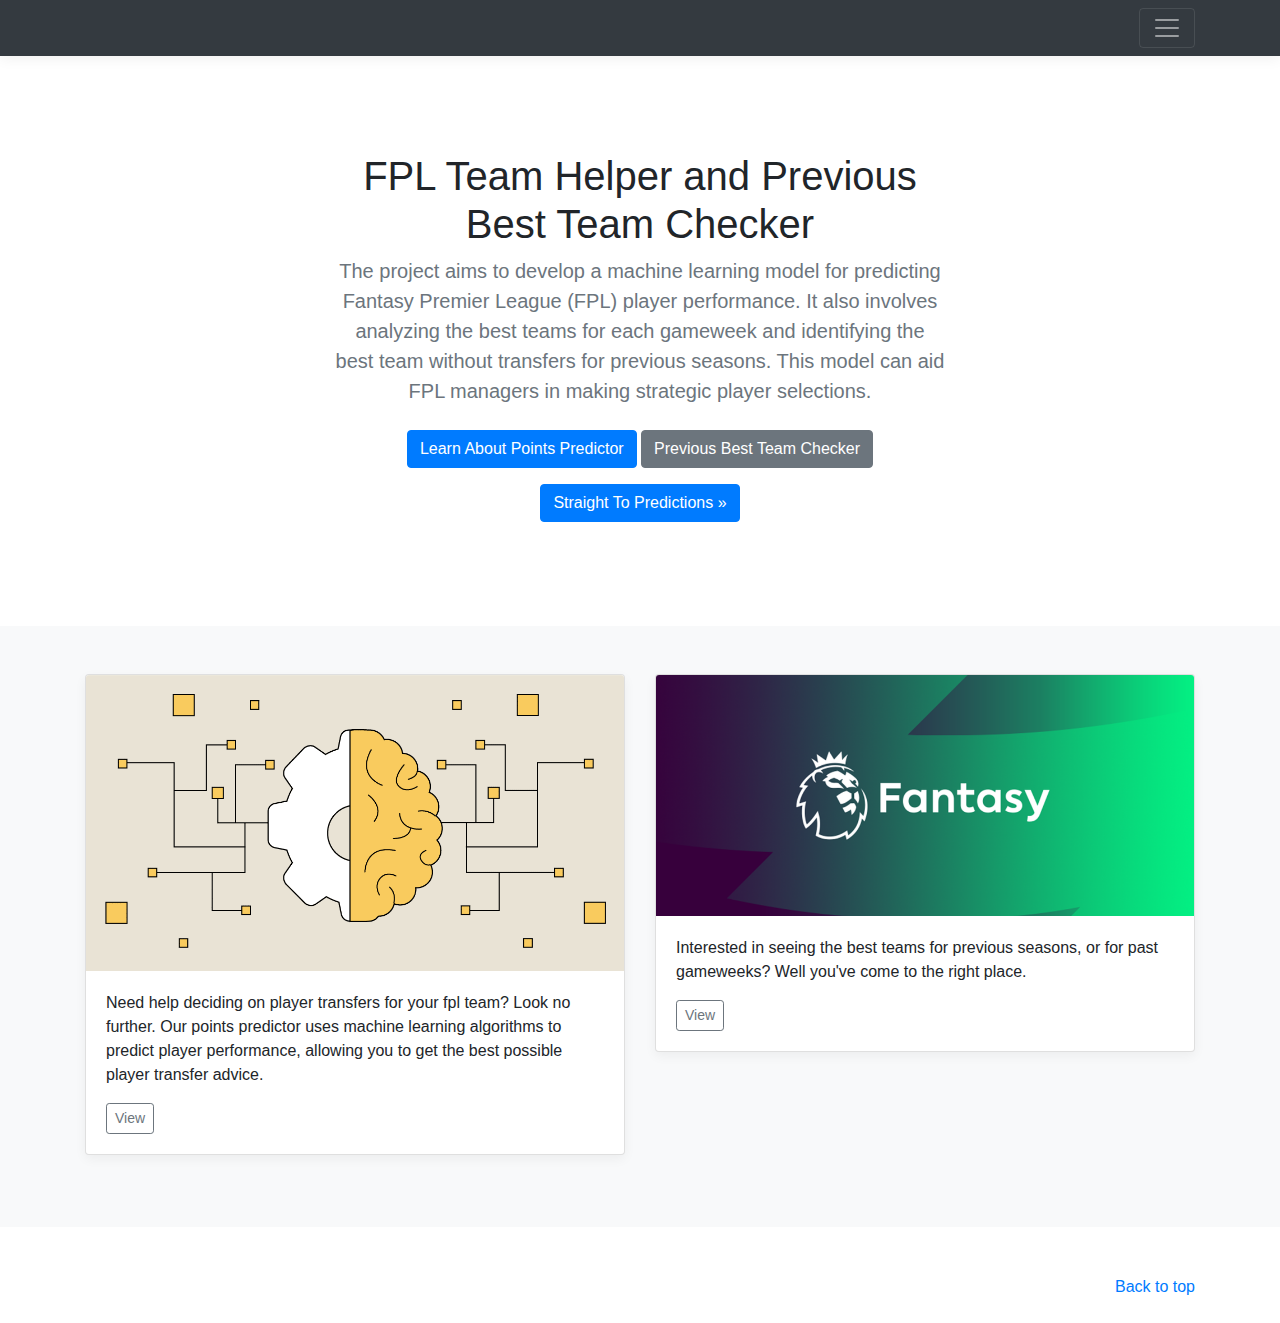
<file: website/index.html>
<!doctype html>
<html lang="en">
  <head>
    <meta charset="utf-8">
    <meta name="viewport" content="width=device-width, initial-scale=1, shrink-to-fit=no">
    <meta name="description" content="">
    <meta name="author" content="">

    <!-- Bootstrap core CSS -->
    <link href="dist/css/bootstrap.min.css" rel="stylesheet">

    <!-- Custom styles for this template -->
    <link href="index.css" rel="stylesheet">
  </head>

  <body>

    <header>
      <div class="collapse bg-dark" id="navbarHeader">
        <div class="container">
          <div class="row">
            <div class="col-sm-8 col-md-7 py-4">
              <h4 class="text-white">About</h4>
              <p class="text-muted">The project revolves around building a machine learning model tailored for Fantasy Premier League (FPL) enthusiasts to predict player performance. By utilizing historical player data, match details, and team statistics, the model aims to provide insights into player point projections for each gameweek. Additionally, the project delves into analyzing top-performing teams over past seasons and identifying strategic team compositions without incorporating transfers. This endeavor not only enhances FPL decision-making but also offers valuable insights into player trends and team strategies.</p>
            </div>
            <div class="col-sm-4 offset-md-1 py-4">
              <!-- <h4 class="text-white">Contact</h4>
              <ul class="list-unstyled">
                <li><a href="#" class="text-white">Follow on Twitter</a></li>
                <li><a href="#" class="text-white">Like on Facebook</a></li>
                <li><a href="#" class="text-white">Email me</a></li>
              </ul> -->
            </div>
          </div>
        </div>
      </div>
      <div class="navbar navbar-dark bg-dark box-shadow">
        <div class="container d-flex justify-content-between">
          <a href="#" class="navbar-brand d-flex align-items-center">
          </a>
          <button class="navbar-toggler" type="button" data-toggle="collapse" data-target="#navbarHeader" aria-controls="navbarHeader" aria-expanded="false" aria-label="Toggle navigation">
            <span class="navbar-toggler-icon"></span>
          </button>
        </div>
      </div>
    </header>

    <main role="main">

      <section class="jumbotron text-center">
        <div class="container">
          <h1 class="jumbotron-heading">FPL Team Helper and Previous Best Team Checker</h1>
          <p class="lead text-muted">The project aims to develop a machine learning model for predicting Fantasy Premier League (FPL) player performance. It also involves analyzing the best teams for each gameweek and identifying the best team without transfers for previous seasons. This model can aid FPL managers in making strategic player selections.</p>
          <p>
            <a href="webpages/transfer_recommendations/learn_more.html" class="btn btn-primary my-2">Learn About Points Predictor</a>
            <a href="webpages/previous teams/index.html" class="btn btn-secondary my-2">Previous Best Team Checker</a>
          </p>
        </div>
        <div class="container">
          <a href="webpages/transfer_recommendations/index.html" class="btn btn-primary my-2">Straight To Predictions &raquo;</a>
        </div>
      </section>

      <div class="album py-5 bg-light">
        <div class="container">

          <div class="row">
            <div class="col-md-6">
              <div class="card mb-4 box-shadow">
                <img class="card-img-top" src="machine_learning.png" alt="Card image cap">
                <div class="card-body">
                  <p class="card-text">Need help deciding on player transfers for your fpl team? Look no further. Our points predictor uses machine learning algorithms to predict player performance, allowing you to get the best possible player transfer advice.</p>
                  <div class="d-flex justify-content-between align-items-center">
                    <div class="btn-group">
                      <button type="button" class="btn btn-sm btn-outline-secondary" onclick=window.location.href="webpages/transfer_recommendations/learn_more.html">View</button>
                    </div>
                  </div>
                </div>
              </div>
            </div>
            <div class="col-md-6">
              <div class="card mb-4 box-shadow">
                <img class="card-img-top" src="fpl.png" alt="Card image cap">
                <div class="card-body">
                  <p class="card-text">Interested in seeing the best teams for previous seasons, or for past gameweeks? Well you've come to the right place.</p>
                  <div class="d-flex justify-content-between align-items-center">
                    <div class="btn-group">
                      <button type="button" class="btn btn-sm btn-outline-secondary" onclick=window.location.href="webpages/previous%20teams/index.html">View</button>
                    </div>
                  </div>
                </div>
              </div>
            </div>
        
          </div>
        </div>
      </div>

    </main>

    <footer class="text-muted">
      <div class="container">
        <p class="float-right">
          <a href="#">Back to top</a>
        </p>
      </div>
    </footer>

    <!-- Bootstrap core JavaScript
    ================================================== -->
    <!-- Placed at the end of the document so the pages load faster -->
    <script src="https://code.jquery.com/jquery-3.2.1.slim.min.js" integrity="sha384-KJ3o2DKtIkvYIK3UENzmM7KCkRr/rE9/Qpg6aAZGJwFDMVNA/GpGFF93hXpG5KkN" crossorigin="anonymous"></script>
    <script>window.jQuery || document.write('<script src="assets/js/vendor/jquery-slim.min.js"><\/script>')</script>
    <script src="assets/js/vendor/popper.min.js"></script>
    <script src="dist/js/bootstrap.min.js"></script>
    <script src="assets/js/vendor/holder.min.js"></script>
  </body>
</html>
</file>
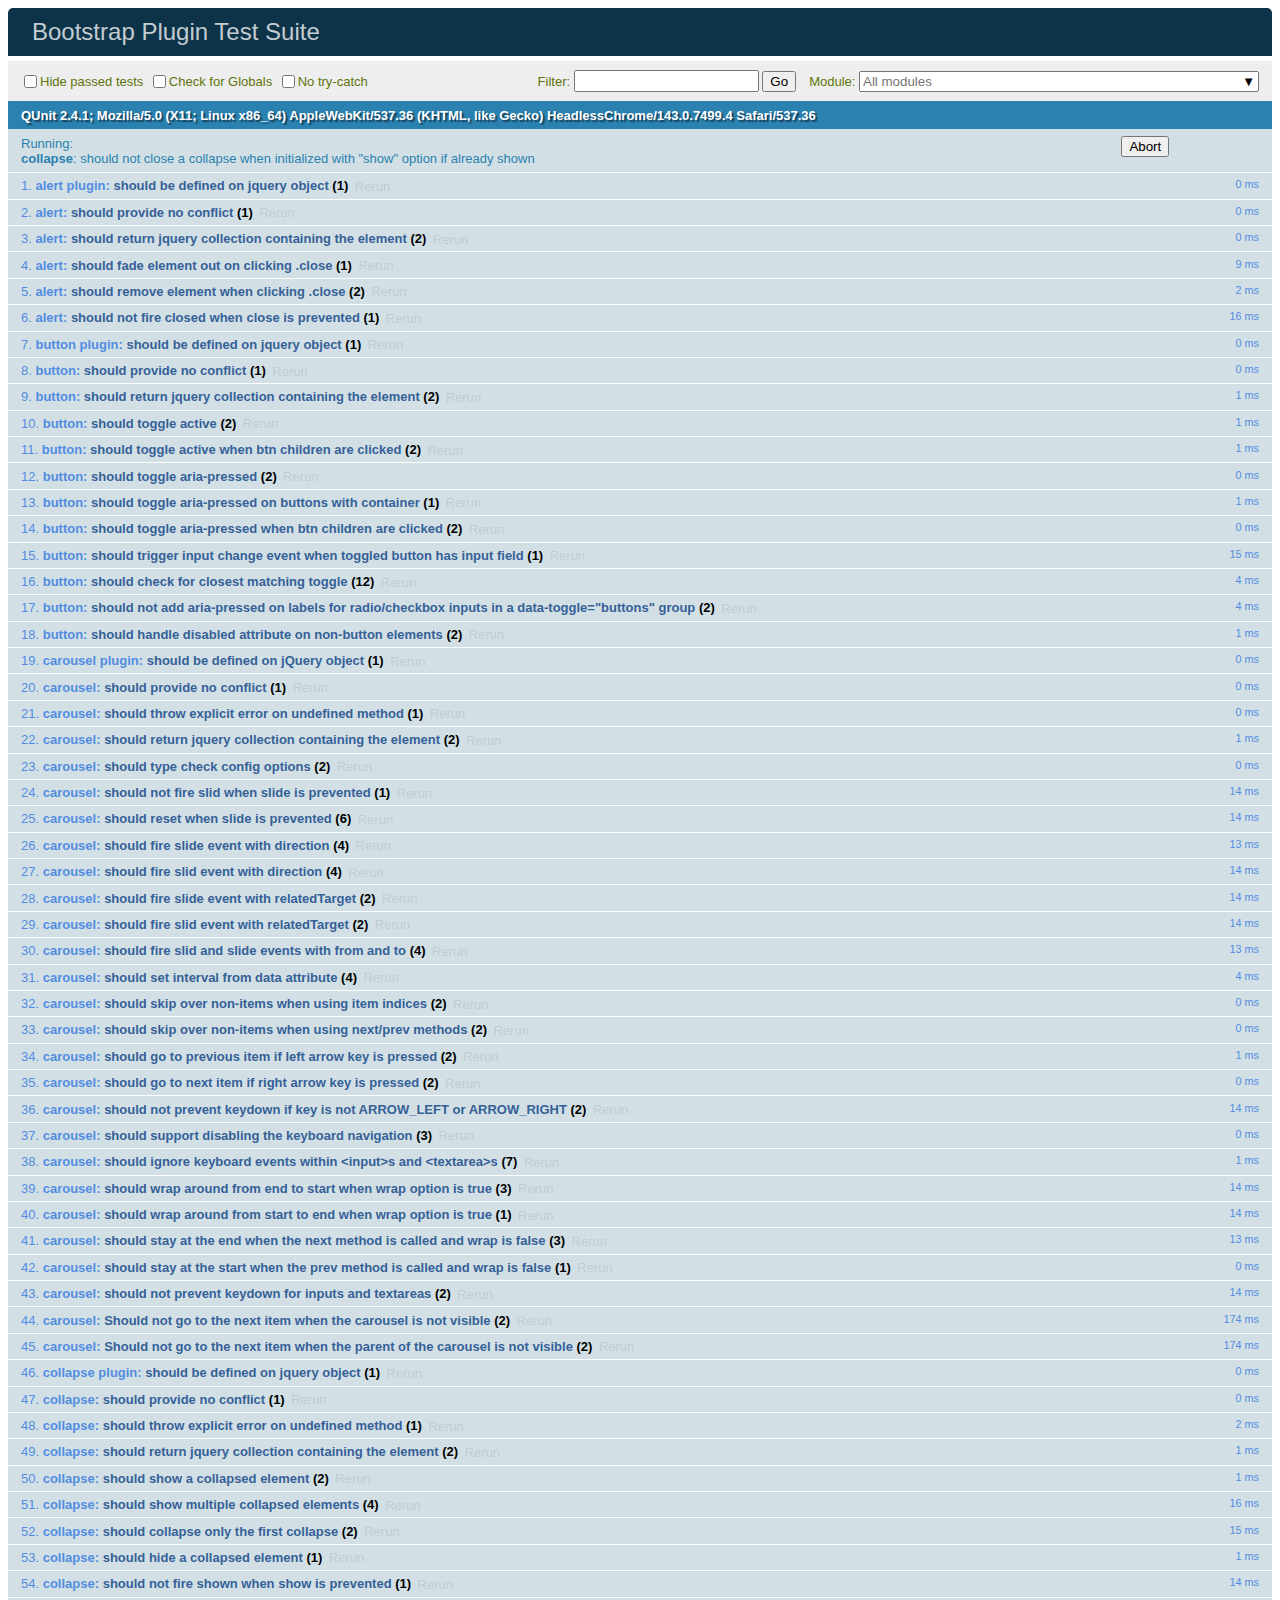
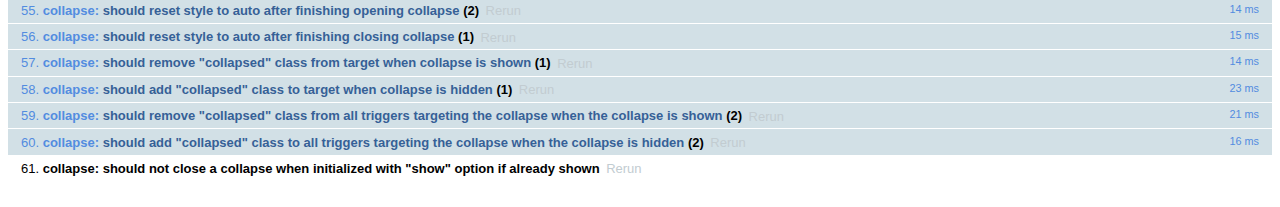
<file: website/js/tests/index.html>
<!doctype html>
<html lang="en">
  <head>
    <meta charset="utf-8">
    <meta name="viewport" content="width=device-width, initial-scale=1, shrink-to-fit=no">
    <title>Bootstrap Plugin Test Suite</title>

    <!-- jQuery -->
    <script>
      (function () {
        var path = '../../assets/js/vendor/jquery-slim.min.js'
        // get jquery param from the query string.
        var jQueryVersion = location.search.match(/[?&]jquery=(.*?)(?=&|$)/)

        // If a version was specified, use that version from our vendor folder
        if (jQueryVersion) {
          path = 'vendor/jquery-' + jQueryVersion[1] + '.min.js'
        }
        document.write('<script src="' + path + '"><\/script>')
      }())
    </script>
    <script src="../../assets/js/vendor/popper.min.js"></script>

    <!-- QUnit -->
    <link rel="stylesheet" href="vendor/qunit.css" media="screen">
    <script src="vendor/qunit.js"></script>

    <script>
      // Disable jQuery event aliases to ensure we don't accidentally use any of them
      [
        'blur',
        'focus',
        'focusin',
        'focusout',
        'resize',
        'scroll',
        'click',
        'dblclick',
        'mousedown',
        'mouseup',
        'mousemove',
        'mouseover',
        'mouseout',
        'mouseenter',
        'mouseleave',
        'change',
        'select',
        'submit',
        'keydown',
        'keypress',
        'keyup',
        'contextmenu'
      ].forEach(function(eventAlias) {
        $.fn[eventAlias] = function() {
          throw new Error('Using the ".' + eventAlias + '()" method is not allowed, so that Bootstrap can be compatible with custom jQuery builds which exclude the "event aliases" module that defines said method. See https://github.com/twbs/bootstrap/blob/master/CONTRIBUTING.md#js')
        }
      })

      // Require assert.expect in each test
      QUnit.config.requireExpects = true

      // See https://github.com/axemclion/grunt-saucelabs#test-result-details-with-qunit
      var log = []
      var testName

      QUnit.done(function(testResults) {
        var tests = []
        for (var i = 0; i < log.length; i++) {
          var details = log[i]
          tests.push({
            name: details.name,
            result: details.result,
            expected: details.expected,
            actual: details.actual,
            source: details.source
          })
        }
        testResults.tests = tests

        window.global_test_results = testResults
      })

      QUnit.testStart(function(testDetails) {
        QUnit.log(function(details) {
          if (!details.result) {
            details.name = testDetails.name
            log.push(details)
          }
        })
      })

      // Display fixture on-screen on iOS to avoid false positives
      // See https://github.com/twbs/bootstrap/pull/15955
      if (/iPhone|iPad|iPod/.test(navigator.userAgent)) {
        QUnit.begin(function() {
          $('#qunit-fixture').css({ top: 0, left: 0 })
        })

        QUnit.done(function() {
          $('#qunit-fixture').css({ top: '', left: '' })
        })
      }
    </script>

    <!-- Transpiled Plugins -->
    <script src="../dist/util.js"></script>
    <script src="../dist/alert.js"></script>
    <script src="../dist/button.js"></script>
    <script src="../dist/carousel.js"></script>
    <script src="../dist/collapse.js"></script>
    <script src="../dist/dropdown.js"></script>
    <script src="../dist/modal.js"></script>
    <script src="../dist/scrollspy.js"></script>
    <script src="../dist/tab.js"></script>
    <script src="../dist/tooltip.js"></script>
    <script src="../dist/popover.js"></script>

    <!-- Unit Tests -->
    <script src="unit/alert.js"></script>
    <script src="unit/button.js"></script>
    <script src="unit/carousel.js"></script>
    <script src="unit/collapse.js"></script>
    <script src="unit/dropdown.js"></script>
    <script src="unit/modal.js"></script>
    <script src="unit/scrollspy.js"></script>
    <script src="unit/tab.js"></script>
    <script src="unit/tooltip.js"></script>
    <script src="unit/popover.js"></script>
    <script src="unit/util.js"></script>
  </head>
  <body>
    <div id="qunit-container">
      <div id="qunit"></div>
      <div id="qunit-fixture"></div>
    </div>
  </body>
</html>
</file>
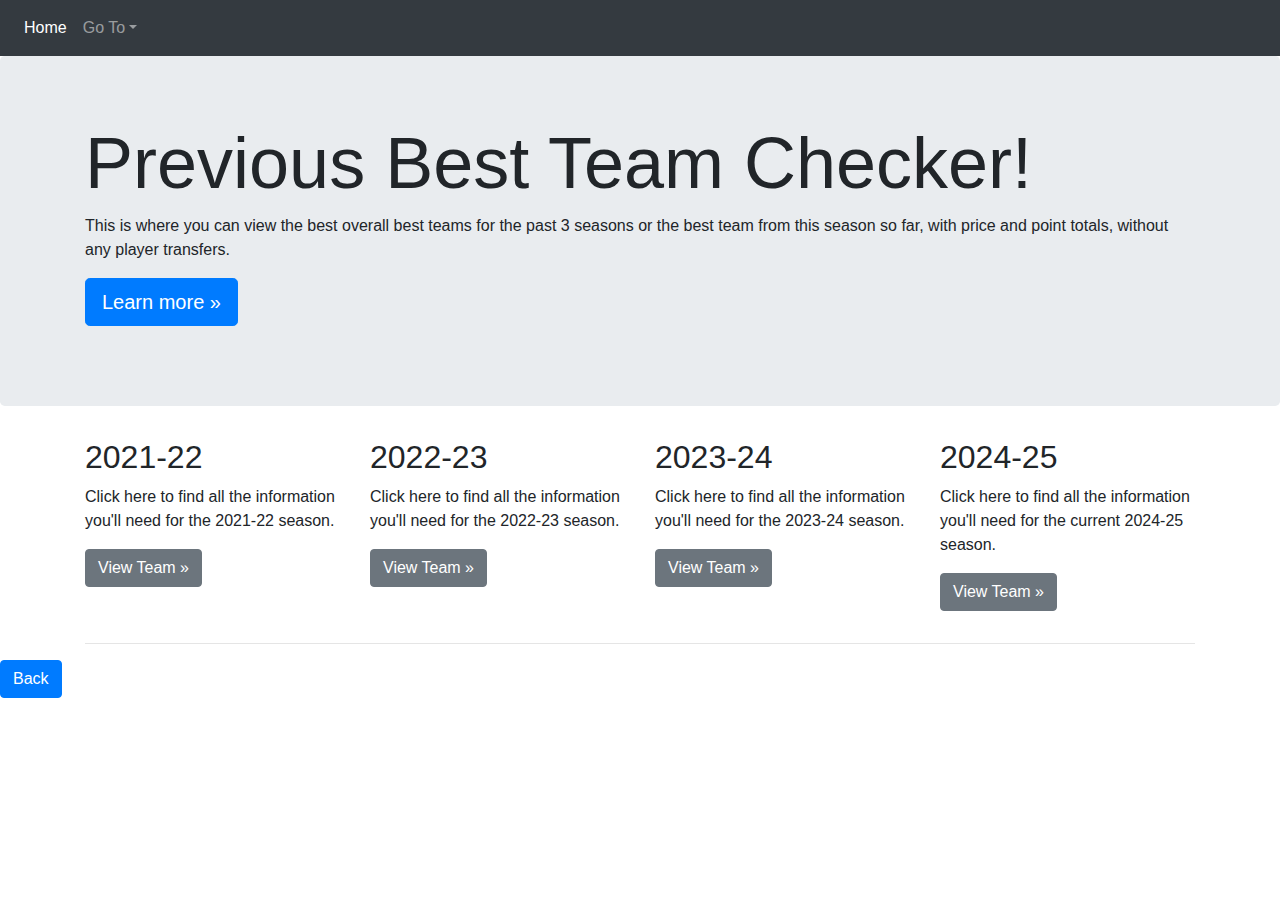
<file: website/webpages/previous teams/index.html>
<!doctype html>
<html lang="en">
  <head>
    <meta charset="utf-8">
    <meta name="viewport" content="width=device-width, initial-scale=1, shrink-to-fit=no">
    <meta name="description" content="">
    <meta name="author" content="">

    <title>Jumbotron Template for Bootstrap</title>

    <!-- Bootstrap core CSS -->
    <link href="../../dist/css/bootstrap.min.css" rel="stylesheet">

    <!-- Custom styles for this template -->
    <link href="jumbotron.css" rel="stylesheet">
  </head>

  <body>

    <nav class="navbar navbar-expand-md navbar-dark fixed-top bg-dark">

      <div class="collapse navbar-collapse" id="navbarsExampleDefault">
        <ul class="navbar-nav mr-auto">
          <li class="nav-item active">
            <a class="nav-link" href="../..//index.html">Home <span class="sr-only">(current)</span></a>
          </li>
          <li class="nav-item dropdown">
            <a class="nav-link dropdown-toggle" href="http://example.com" id="dropdown01" data-toggle="dropdown" aria-haspopup="true" aria-expanded="false">Go To</a>
            <div class="dropdown-menu" aria-labelledby="dropdown01">
              <a class="dropdown-item" href="../transfer_recommendations/learn_more.html">Best Transfer Recommendations</a>
            </div>
          </li>
        </ul>
      </div>
    </nav>

    <main role="main">

      <!-- Main jumbotron for a primary marketing message or call to action -->
      <div class="jumbotron">
        <div class="container">
          <h1 class="display-3">Previous Best Team Checker!</h1>
          <p>This is where you can view the best overall best teams for the past 3 seasons or the best team from this season so far, with price and point totals, without any player transfers.</p>
          <p><a class="btn btn-primary btn-lg" href="learn_more.html" role="button">Learn more &raquo;</a></p>
        </div>
      </div>

      <div class="container">
        <!-- Example row of columns -->
        <div class="row">
          <div class="col-md-3">
            <h2>2021-22</h2>
            <p>Click here to find all the information you'll need for the 2021-22 season. </p>
            <p><a class="btn btn-secondary" href="2021-22/index.html" role="button">View Team &raquo;</a></p>
          </div>
          <div class="col-md-3">
            <h2>2022-23</h2>
            <p>Click here to find all the information you'll need for the 2022-23 season. </p>
            <p><a class="btn btn-secondary" href="2022-23/index.html" role="button">View Team &raquo;</a></p>
          </div>
          <div class="col-md-3">
            <h2>2023-24</h2>
            <p>Click here to find all the information you'll need for the 2023-24 season.</p>
            <p><a class="btn btn-secondary" href="2023-24/index.html" role="button">View Team &raquo;</a></p>
          </div>
          <div class="col-md-3">
            <h2>2024-25</h2>
            <p>Click here to find all the information you'll need for the current 2024-25 season.</p>
            <p><a class="btn btn-secondary" href="2024-25/index.html" role="button">View Team &raquo;</a></p>
          </div>
        </div>

        <hr>

      </div> <!-- /container -->

    <button class="btn btn-primary custom-button" onclick="window.history.back()">Back</button>
    </main>

    <!-- Bootstrap core JavaScript
    ================================================== -->
    <!-- Placed at the end of the document so the pages load faster -->
    <script src="https://code.jquery.com/jquery-3.2.1.slim.min.js" integrity="sha384-KJ3o2DKtIkvYIK3UENzmM7KCkRr/rE9/Qpg6aAZGJwFDMVNA/GpGFF93hXpG5KkN" crossorigin="anonymous"></script>
    <script>window.jQuery || document.write('<script src="../../assets/js/vendor/jquery-slim.min.js"><\/script>')</script>
    <script src="../../assets/js/vendor/popper.min.js"></script>
    <script src="../../dist/js/bootstrap.min.js"></script>
  </body>
</html>
</file>
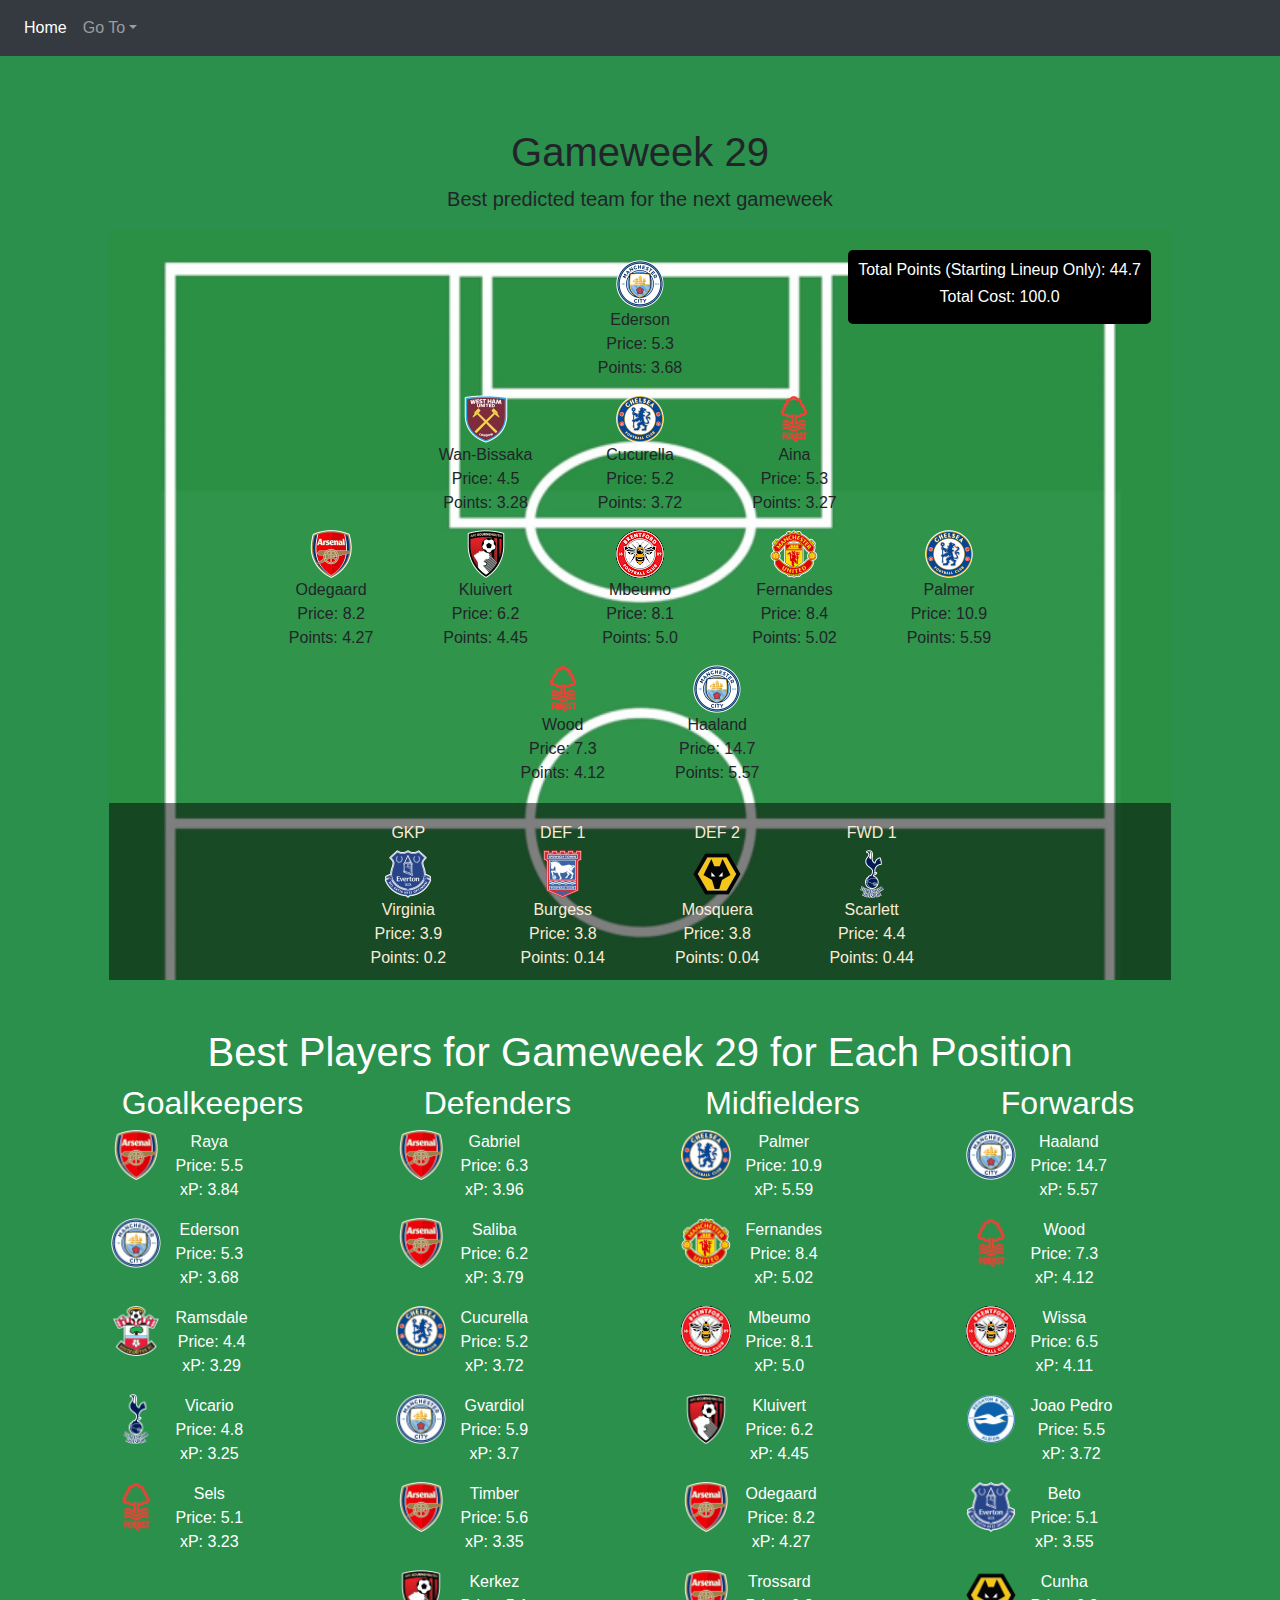
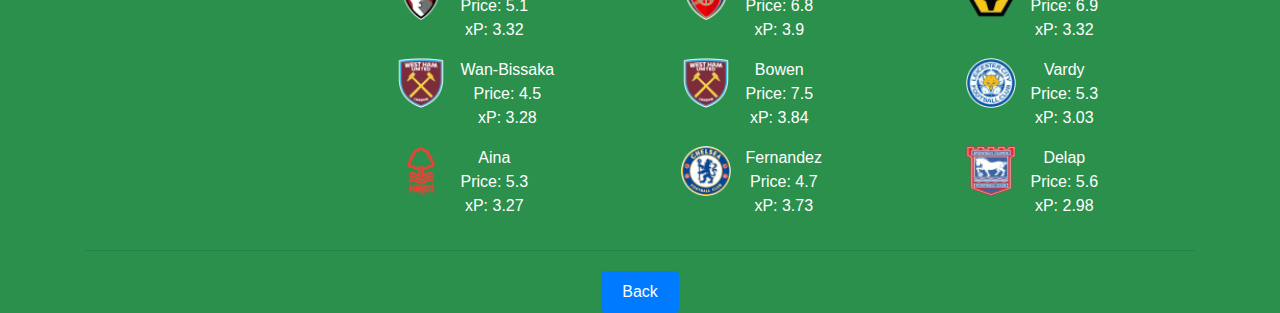
<file: website/webpages/transfer_recommendations/index.html>
<!doctype html>
<html lang="en">
  <head>
    <meta charset="utf-8">
    <meta name="viewport" content="width=device-width, initial-scale=1, shrink-to-fit=no">
    <meta name="description" content="">
    <meta name="author" content="">

    <!-- Bootstrap core CSS -->
    <link href="../../dist/css/bootstrap.min.css" rel="stylesheet">

    <!-- Custom styles for this template -->
    <link href="starter-template.css" rel="stylesheet">
  </head>

  <body>

    <nav class="navbar navbar-expand-md navbar-dark bg-dark fixed-top">

      <div class="collapse navbar-collapse" id="navbarsExampleDefault">
        <ul class="navbar-nav mr-auto">
          <li class="nav-item active">
            <a class="nav-link" href="../../index.html">Home <span class="sr-only">(current)</span></a>
          </li>
          <li class="nav-item dropdown">
            <a class="nav-link dropdown-toggle" href="http://example.com" id="dropdown01" data-toggle="dropdown" aria-haspopup="true" aria-expanded="false">Go To</a>
            <div class="dropdown-menu" aria-labelledby="dropdown01">
              <a class="dropdown-item" href="../previous teams/index.html">Previous Best Team Checker</a>
              <a class="dropdown-item" href="../transfer_recommendations/learn_more.html">Best Transfer Recommendations</a>
            </div>
          </li>
        </ul>
      </div>
    </nav>

    <main role="main" class="container">

      <div class="starter-template">
        <h1>Gameweek 29</h1>
        <p class="lead">Best predicted team for the next gameweek</p>
        <div class="pitch">
          <div class="total_points_and_price">
            <h6>Total Points (Starting Lineup Only): 44.7</h6>
            <h6>Total Cost: 100.0</h6>
          </div>
          <div class="player goalkeeper"><img src="../logos/MCI.png" alt="Man City Logo"><br>Ederson<br>Price: 5.3<br>Points: 3.68</div>
<div class="defenders">
<div class="player defender"><img src="../logos/WHU.png" alt="West Ham Logo"><br>Wan-Bissaka<br>Price: 4.5<br>Points: 3.28</div>
<div class="player defender"><img src="../logos/CHE.png" alt="Chelsea Logo"><br>Cucurella<br>Price: 5.2<br>Points: 3.72</div>
<div class="player defender"><img src="../logos/NFO.png" alt="Nott'm Forest Logo"><br>Aina<br>Price: 5.3<br>Points: 3.27</div>
</div>
<div class="midfielders">
<div class="player midfielder"><img src="../logos/ARS.png" alt="Arsenal Logo"><br>Odegaard<br>Price: 8.2<br>Points: 4.27</div>
<div class="player midfielder"><img src="../logos/BOU.png" alt="Bournemouth Logo"><br>Kluivert<br>Price: 6.2<br>Points: 4.45</div>
<div class="player midfielder"><img src="../logos/BRE.png" alt="Brentford Logo"><br>Mbeumo<br>Price: 8.1<br>Points: 5.0</div>
<div class="player midfielder"><img src="../logos/MUN.png" alt="Man Utd Logo"><br>Fernandes<br>Price: 8.4<br>Points: 5.02</div>
<div class="player midfielder"><img src="../logos/CHE.png" alt="Chelsea Logo"><br>Palmer<br>Price: 10.9<br>Points: 5.59</div>
</div>
<div class="forwards">
<div class="player forward"><img src="../logos/NFO.png" alt="Nott'm Forest Logo"><br>Wood<br>Price: 7.3<br>Points: 4.12</div>
<div class="player forward"><img src="../logos/MCI.png" alt="Man City Logo"><br>Haaland<br>Price: 14.7<br>Points: 5.57</div>
</div>
              <div class="bench">
                <div class="player"><h6>GKP</h6><img src="../logos/EVE.png" alt="Everton Logo"><br>Virginia<br>Price: 3.9<br>Points: 0.2</div>
                <div class="player"><h6>DEF 1</h6><img src="../logos/IPS.png" alt="Ipswich Logo"><br>Burgess<br>Price: 3.8<br>Points: 0.14</div>
                <div class="player"><h6>DEF 2</h6><img src="../logos/WOL.png" alt="Wolves Logo"><br>Mosquera<br>Price: 3.8<br>Points: 0.04</div>
                <div class="player"><h6>FWD 1</h6><img src="../logos/TOT.png" alt="Spurs Logo"><br>Scarlett<br>Price: 4.4<br>Points: 0.44</div>
              </div>
            </div>
      </div>
      <div class="container2">
      <h1>Best Players for Gameweek 29 for Each Position</h1>
        <div class="row">
          <div class="col-md-3">
            <h2>Goalkeepers</h2>
            <div class="player-info"><img src="../logos/ARS.png" alt="Arsenal Logo"><p>Raya<br>Price: 5.5<br>xP: 3.84</p></div>
            <div class="player-info"><img src="../logos/MCI.png" alt="Man City Logo"><p>Ederson<br>Price: 5.3<br>xP: 3.68</p></div>
            <div class="player-info"><img src="../logos/SOU.png" alt="Southampton Logo"><p>Ramsdale<br>Price: 4.4<br>xP: 3.29</p></div>
            <div class="player-info"><img src="../logos/TOT.png" alt="Spurs Logo"><p>Vicario<br>Price: 4.8<br>xP: 3.25</p></div>
            <div class="player-info"><img src="../logos/NFO.png" alt="Nott'm Forest Logo"><p>Sels<br>Price: 5.1<br>xP: 3.23</p></div>
          </div>
          <div class="col-md-3">
            <h2>Defenders</h2>
            <div class="player-info"><img src="../logos/ARS.png" alt="Arsenal Logo"><p>Gabriel<br>Price: 6.3<br>xP: 3.96</p></div>
            <div class="player-info"><img src="../logos/ARS.png" alt="Arsenal Logo"><p>Saliba<br>Price: 6.2<br>xP: 3.79</p></div>
            <div class="player-info"><img src="../logos/CHE.png" alt="Chelsea Logo"><p>Cucurella<br>Price: 5.2<br>xP: 3.72</p></div>
            <div class="player-info"><img src="../logos/MCI.png" alt="Man City Logo"><p>Gvardiol<br>Price: 5.9<br>xP: 3.7</p></div>
            <div class="player-info"><img src="../logos/ARS.png" alt="Arsenal Logo"><p>Timber<br>Price: 5.6<br>xP: 3.35</p></div>
            <div class="player-info"><img src="../logos/BOU.png" alt="Bournemouth Logo"><p>Kerkez<br>Price: 5.1<br>xP: 3.32</p></div>
            <div class="player-info"><img src="../logos/WHU.png" alt="West Ham Logo"><p>Wan-Bissaka<br>Price: 4.5<br>xP: 3.28</p></div>
            <div class="player-info"><img src="../logos/NFO.png" alt="Nott'm Forest Logo"><p>Aina<br>Price: 5.3<br>xP: 3.27</p></div>
          </div>
          <div class="col-md-3">
            <h2>Midfielders</h2>
            <div class="player-info"><img src="../logos/CHE.png" alt="Chelsea Logo"><p>Palmer<br>Price: 10.9<br>xP: 5.59</p></div>
            <div class="player-info"><img src="../logos/MUN.png" alt="Man Utd Logo"><p>Fernandes<br>Price: 8.4<br>xP: 5.02</p></div>
            <div class="player-info"><img src="../logos/BRE.png" alt="Brentford Logo"><p>Mbeumo<br>Price: 8.1<br>xP: 5.0</p></div>
            <div class="player-info"><img src="../logos/BOU.png" alt="Bournemouth Logo"><p>Kluivert<br>Price: 6.2<br>xP: 4.45</p></div>
            <div class="player-info"><img src="../logos/ARS.png" alt="Arsenal Logo"><p>Odegaard<br>Price: 8.2<br>xP: 4.27</p></div>
            <div class="player-info"><img src="../logos/ARS.png" alt="Arsenal Logo"><p>Trossard<br>Price: 6.8<br>xP: 3.9</p></div>
            <div class="player-info"><img src="../logos/WHU.png" alt="West Ham Logo"><p>Bowen<br>Price: 7.5<br>xP: 3.84</p></div>
            <div class="player-info"><img src="../logos/CHE.png" alt="Chelsea Logo"><p>Fernandez<br>Price: 4.7<br>xP: 3.73</p></div>
          </div>
          <div class="col-md-3">
            <h2>Forwards</h2>
            <div class="player-info"><img src="../logos/MCI.png" alt="Man City Logo"><p>Haaland<br>Price: 14.7<br>xP: 5.57</p></div>
            <div class="player-info"><img src="../logos/NFO.png" alt="Nott'm Forest Logo"><p>Wood<br>Price: 7.3<br>xP: 4.12</p></div>
            <div class="player-info"><img src="../logos/BRE.png" alt="Brentford Logo"><p>Wissa<br>Price: 6.5<br>xP: 4.11</p></div>
            <div class="player-info"><img src="../logos/BRI.png" alt="Brighton Logo"><p>Joao Pedro<br>Price: 5.5<br>xP: 3.72</p></div>
            <div class="player-info"><img src="../logos/EVE.png" alt="Everton Logo"><p>Beto<br>Price: 5.1<br>xP: 3.55</p></div>
            <div class="player-info"><img src="../logos/WOL.png" alt="Wolves Logo"><p>Cunha<br>Price: 6.9<br>xP: 3.32</p></div>
            <div class="player-info"><img src="../logos/LEI.png" alt="Leicester Logo"><p>Vardy<br>Price: 5.3<br>xP: 3.03</p></div>
            <div class="player-info"><img src="../logos/IPS.png" alt="Ipswich Logo"><p>Delap<br>Price: 5.6<br>xP: 2.98</p></div>
          </div>
        </div>

        <hr>

      </div> <!-- /container -->
      <button class="btn btn-primary custom-button" onclick="window.history.back()">Back</button>
    </main><!-- /.container -->

    <!-- Bootstrap core JavaScript
    ================================================== -->
    <!-- Placed at the end of the document so the pages load faster -->
    <script src="https://code.jquery.com/jquery-3.2.1.slim.min.js" integrity="sha384-KJ3o2DKtIkvYIK3UENzmM7KCkRr/rE9/Qpg6aAZGJwFDMVNA/GpGFF93hXpG5KkN" crossorigin="anonymous"></script>
    <script>window.jQuery || document.write('<script src="../../assets/js/vendor/jquery-slim.min.js"><\/script>')</script>
    <script src="../../assets/js/vendor/popper.min.js"></script>
    <script src="../../dist/js/bootstrap.min.js"></script>
  </body>
</html>
</file>
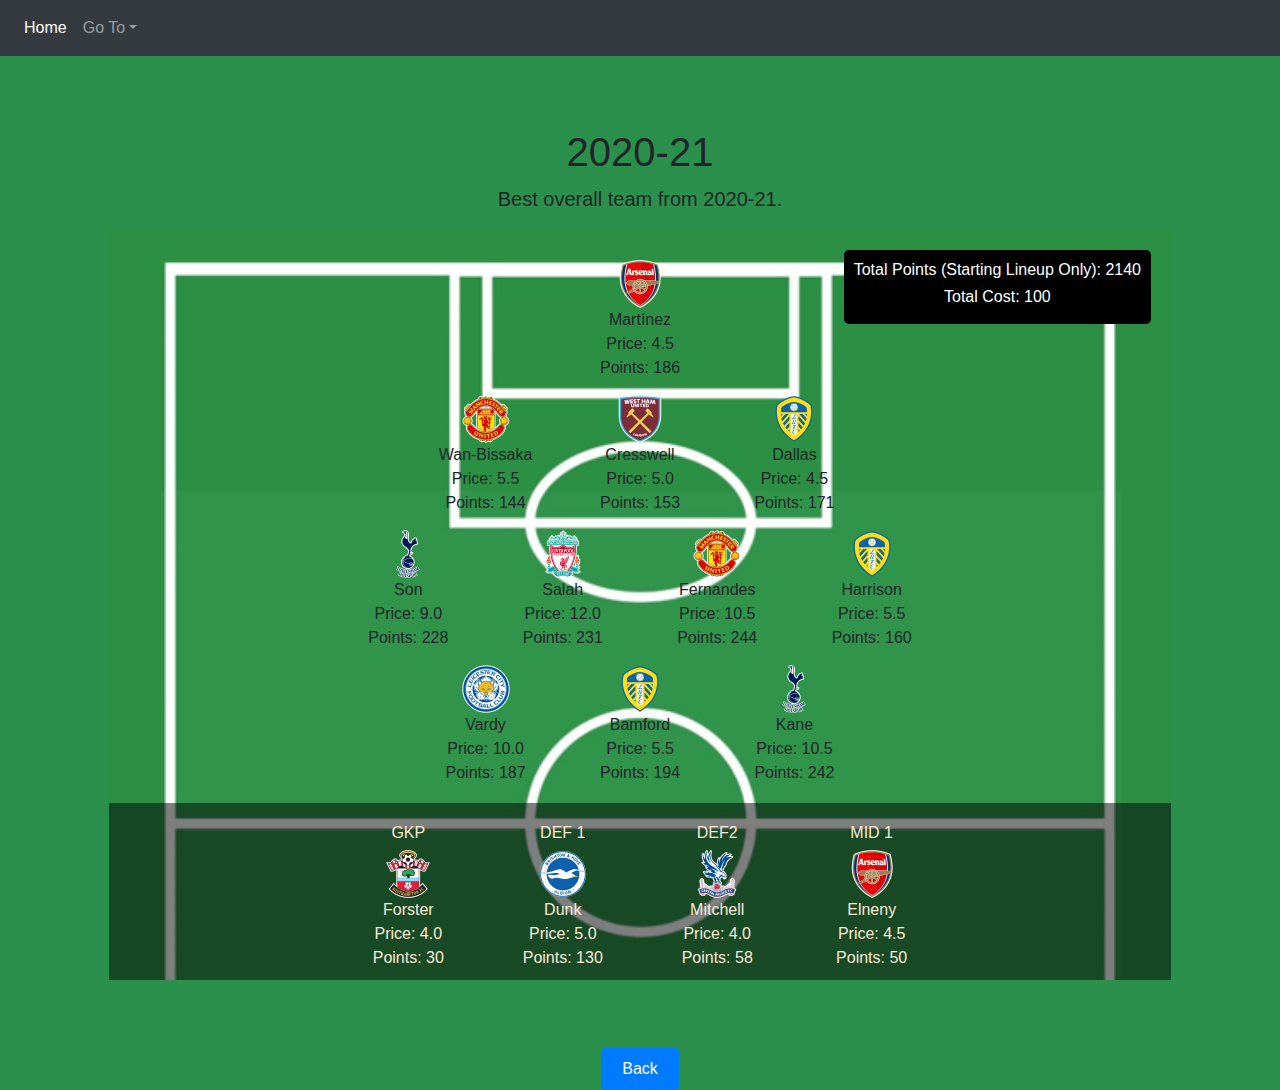
<file: website/webpages/previous teams/2020-21/index.html>
<!doctype html>
<html lang="en">
  <head>
    <meta charset="utf-8">
    <meta name="viewport" content="width=device-width, initial-scale=1, shrink-to-fit=no">
    <meta name="description" content="">
    <meta name="author" content="">

    <!-- Bootstrap core CSS -->
    <link href="../../../dist/css/bootstrap.min.css" rel="stylesheet">

    <!-- Custom styles for this template -->
    <link href="starter-template.css" rel="stylesheet">

  </head>

  <body>
    <style>
      body {
          background-color: #2b904c; /* Set the background color to a light gray */
      }
    </style>
  

    <nav class="navbar navbar-expand-md navbar-dark bg-dark fixed-top">

      <div class="collapse navbar-collapse" id="navbarsExampleDefault">
        <ul class="navbar-nav mr-auto">
          <li class="nav-item active">
            <a class="nav-link" href="../../../index.html">Home <span class="sr-only">(current)</span></a>
          </li>
          <li class="nav-item dropdown">
            <a class="nav-link dropdown-toggle" href="http://example.com" id="dropdown01" data-toggle="dropdown" aria-haspopup="true" aria-expanded="false">Go To</a>
            <div class="dropdown-menu" aria-labelledby="dropdown01">
              <a class="dropdown-item" href="../../previous teams/index.html">Previous Best Team Checker</a>
              <a class="dropdown-item" href="../../transfer_recommendations/learn_more.html">Best Transfer Recommendation</a>
            </div>
          </li>
        </ul>
      </div>
    </nav>

    <main role="main" class="container">
      <div class = "starter-template">
        <h1>2020-21</h1>
        <p class="lead">Best overall team from 2020-21.</p>
        <div class="pitch">
          <div class="total_points_and_price">
            <h6>Total Points (Starting Lineup Only): 2140</h6>
            <h6>Total Cost: 100</h6>
          </div>   
          <div class="player goalkeeper"><img src="../../logos/ARS.png" alt="Arsenal Logo"><br>Martínez<br>Price: 4.5<br>Points: 186</div>
          <div class="defenders">
            <div class="player defender"><img src="../../logos/MUN.png" alt="Man United Logo"><br>Wan-Bissaka<br>Price: 5.5<br>Points: 144</div>
            <div class="player defender"><img src="../../logos/WHU.png" alt="West Ham Logo"><br>Cresswell<br>Price: 5.0<br>Points: 153</div>
            <div class="player defender"><img src="../../logos/LEE.png" alt="Leeds Logo"><br>Dallas<br>Price: 4.5<br>Points: 171</div>
          </div>
          <div class = "midfielders">
            <div class="player midfielder"><img src="../../logos/TOT.png" alt="Spurs Logo"><br>Son<br>Price: 9.0<br>Points: 228</div>
            <div class="player midfielder"><img src="../../logos/LIV.png" alt="Liverpool Logo"><br>Salah<br>Price: 12.0<br>Points: 231</div>
            <div class="player midfielder"><img src="../../logos/MUN.png" alt="Man United Logo"><br>Fernandes<br>Price: 10.5<br>Points: 244</div>
            <div class="player midfielder"><img src="../../logos/LEE.png" alt="Leeds Logo"><br>Harrison<br>Price: 5.5<br>Points: 160</div>
          </div>
          <div class="forwards">
            <div class="player forward"><img src="../../logos/LEI.png" alt="Leicester Logo"><br>Vardy<br>Price: 10.0<br>Points: 187</div>
            <div class="player forward"><img src="../../logos/LEE.png" alt="Leeds Logo"><br>Bamford<br>Price: 5.5<br>Points: 194</div>
            <div class="player forward"><img src="../../logos/TOT.png" alt="Spurs Logo"><br>Kane<br>Price: 10.5<br>Points: 242</div>
          </div>
          <div class="bench">
            <div class="player"><h6>GKP</h6><img src="../../logos/SOU.png" alt="Southampton Logo"><br>Forster<br>Price: 4.0<br>Points: 30</div>
            <div class="player"><h6>DEF 1</h6><img src="../../logos/BRI.png" alt="Brighton Logo"><br>Dunk<br>Price: 5.0<br>Points: 130</div>
            <div class="player"><h6>DEF2</h6><img src="../../logos/CRY.png" alt="Crystal Palace Logo"><br>Mitchell<br>Price: 4.0<br>Points: 58</div>
            <div class="player"><h6>MID 1</h6><img src="../../logos/ARS.png" alt="Arsenal Logo"><br>Elneny<br>Price: 4.5<br>Points: 50</div>
          </div>
        </div>
      </div>   

      <button class="btn btn-primary custom-button" onclick="window.history.back()">Back</button>

    </main>

    <!-- Bootstrap core JavaScript -->
    <script src="https://code.jquery.com/jquery-3.2.1.slim.min.js" integrity="sha384-KJ3o2DKtIkvYIK3UENzmM7KCkRr/rE9/Qpg6aAZGJwFDMVNA/GpGFF93hXpG5KkN" crossorigin="anonymous"></script>
    <script>window.jQuery || document.write('<script src="../../../assets/js/vendor/jquery-slim.min.js"><\/script>')</script>
    <script src="../../../assets/js/vendor/popper.min.js"></script>
    <script src="../../../dist/js/bootstrap.min.js"></script>
  </body>
</html>
</file>
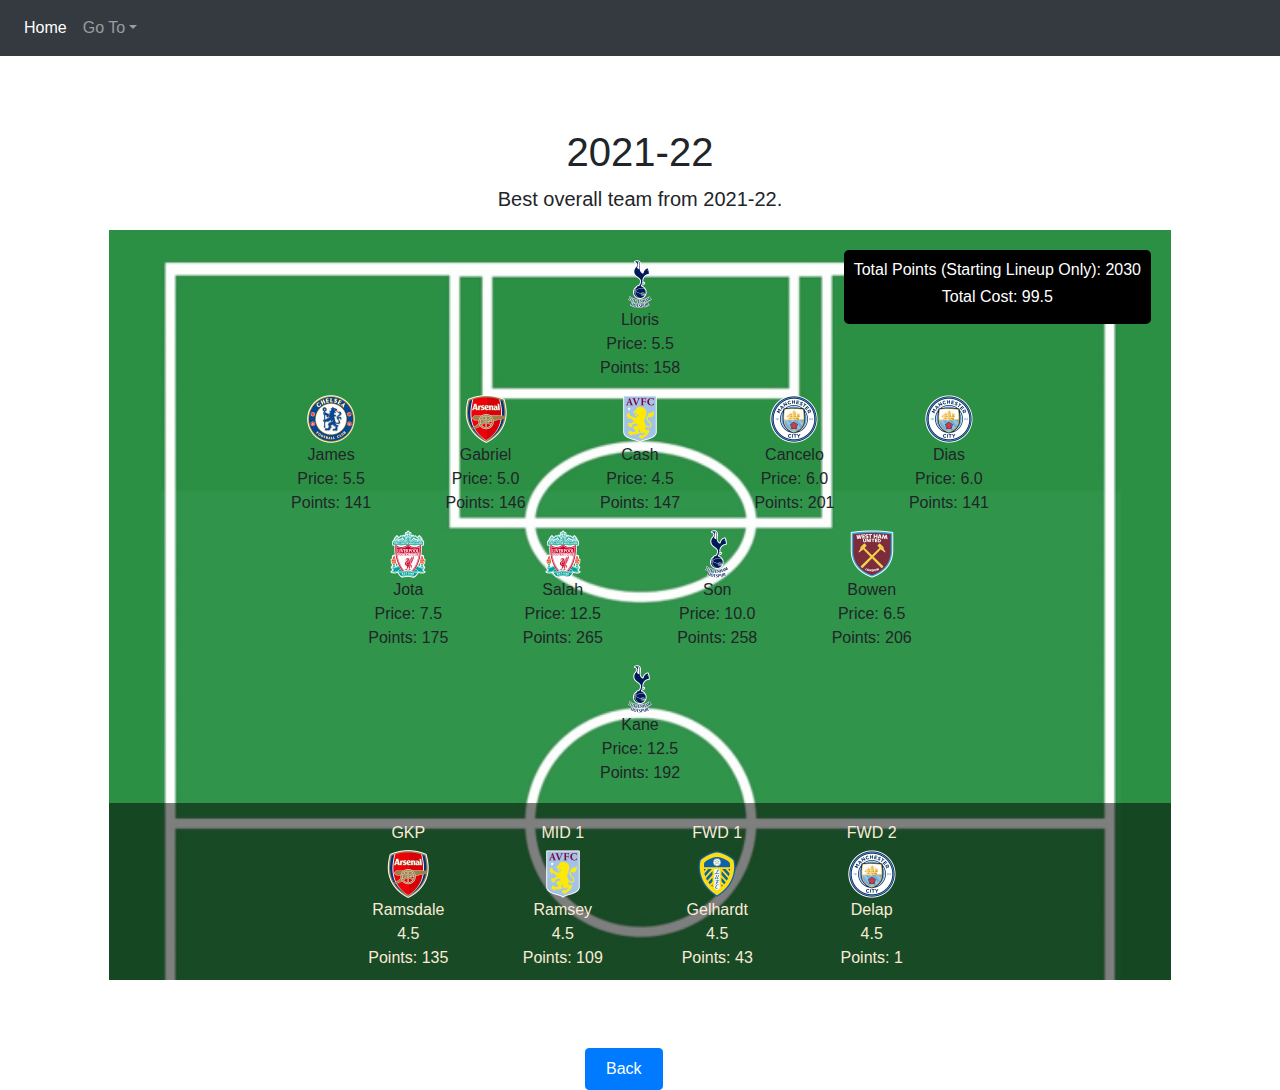
<file: website/webpages/previous teams/2021-22/index.html>
<!doctype html>
<html lang="en">
  <head>
    <meta charset="utf-8">
    <meta name="viewport" content="width=device-width, initial-scale=1, shrink-to-fit=no">
    <meta name="description" content="">
    <meta name="author" content="">

    <!-- Bootstrap core CSS -->
    <link href="../../../dist/css/bootstrap.min.css" rel="stylesheet">

    <!-- Custom styles for this template -->
    <link href="starter-template.css" rel="stylesheet">

    <style>
      /* CSS styles for the button */
      .custom-button {
          font-size: 16px; /* Change the font size */
          padding: 8px 20px; /* Change the padding (top/bottom, left/right) */
          margin-top: 20px; /* Change the top margin */
          margin-left: 500px; /* Change the left margin */
      }
    </style>
  </head>

  <body>

    <nav class="navbar navbar-expand-md navbar-dark bg-dark fixed-top">

      <div class="collapse navbar-collapse" id="navbarsExampleDefault">
        <ul class="navbar-nav mr-auto">
          <li class="nav-item active">
            <a class="nav-link" href="../../../index.html">Home <span class="sr-only">(current)</span></a>
          </li>
          <li class="nav-item dropdown">
            <a class="nav-link dropdown-toggle" href="http://example.com" id="dropdown01" data-toggle="dropdown" aria-haspopup="true" aria-expanded="false">Go To</a>
            <div class="dropdown-menu" aria-labelledby="dropdown01">
              <a class="dropdown-item" href="../../previous teams/index.html">Previous Best Team Checker</a>
              <a class="dropdown-item" href="../../transfer_recommendations/learn_more.html">Best Transfer Recommendation</a>
            </div>
          </li>
        </ul>
      </div>
    </nav>

    <main role="main" class="container">

      <div class="starter-template">
        <h1>2021-22</h1>
        <p class="lead">Best overall team from 2021-22.</p>
        <p>
          <div class="pitch"> 
            <div class="total_points_and_price">
              <h6>Total Points (Starting Lineup Only): 2030</h6>
              <h6>Total Cost: 99.5</h6>
            </div>  
            <div class="player goalkeeper"><img src="../../logos/TOT.png" alt="Spurs Logo"><br>Lloris<br>Price: 5.5<br>Points: 158</div>
            <div class="defenders">
              <div class="player defender"><img src="../../logos/CHE.png" alt="Chelsea Logo"><br>James<br>Price: 5.5<br>Points: 141</div>
              <div class="player defender"><img src="../../logos/ARS.png" alt="Arsenal Logo"><br>Gabriel<br>Price: 5.0<br>Points: 146</div>
              <div class="player defender"><img src="../../logos/AVL.png" alt="Aston Villa Logo"><br>Cash<br>Price: 4.5<br>Points: 147</div>
              <div class="player defender"><img src="../../logos/MCI.png" alt="Man City Logo"><br>Cancelo<br>Price: 6.0<br>Points: 201</div>
              <div class="player defender"><img src="../../logos/MCI.png" alt="Man City Logo"><br>Dias<br>Price: 6.0<br>Points: 141</div>
            </div>
            <div class = "midfielders">
              <div class="player midfielder"><img src="../../logos/LIV.png" alt="Liverpool Logo"><br>Jota<br>Price: 7.5<br>Points: 175</div>
              <div class="player midfielder"><img src="../../logos/LIV.png" alt="Liverpool Logo"><br>Salah<br>Price: 12.5<br>Points: 265</div>
              <div class="player midfielder"><img src="../../logos/TOT.png" alt="Spurs Logo"><br>Son<br>Price: 10.0<br>Points: 258</div>
              <div class="player midfielder"><img src="../../logos/WHU.png" alt="West Ham Logo"><br>Bowen<br>Price: 6.5<br>Points: 206</div>
            </div>
            <div class="forwards">
              <div class="player forward"><img src="../../logos/TOT.png" alt="Spurs Logo"><br>Kane<br>Price: 12.5<br>Points: 192</div>
            </div>
            <div class="bench">
              <div class="player"><h6>GKP</h6><img src="../../logos/ARS.png" alt="Arsenal Logo"><br>Ramsdale<br>4.5<br>Points: 135</div>
              <div class="player"><h6>MID 1</h6><img src="../../logos/AVL.png" alt="Aston Villa Logo"><br>Ramsey<br>4.5<br>Points: 109</div>
              <div class="player"><h6>FWD 1</h6><img src="../../logos/LEE.png" alt="Leeds Logo"><br>Gelhardt<br>4.5<br>Points: 43</div>
              <div class="player"><h6>FWD 2</h6><img src="../../logos/MCI.png" alt="Man City Logo"><br>Delap<br>4.5<br>Points: 1</div>
            </div>
          </div>
      </div>
    
      <button class="btn btn-primary custom-button" onclick="window.history.back()">Back</button>
    </main><!-- /.container -->

    <!-- Bootstrap core JavaScript
    ================================================== -->
    <!-- Placed at the end of the document so the pages load faster -->
    <script src="https://code.jquery.com/jquery-3.2.1.slim.min.js" integrity="sha384-KJ3o2DKtIkvYIK3UENzmM7KCkRr/rE9/Qpg6aAZGJwFDMVNA/GpGFF93hXpG5KkN" crossorigin="anonymous"></script>
    <script>window.jQuery || document.write('<script src="../../../assets/js/vendor/jquery-slim.min.js"><\/script>')</script>
    <script src="../../../assets/js/vendor/popper.min.js"></script>
    <script src="../../../dist/js/bootstrap.min.js"></script>
  </body>
</html>
</file>
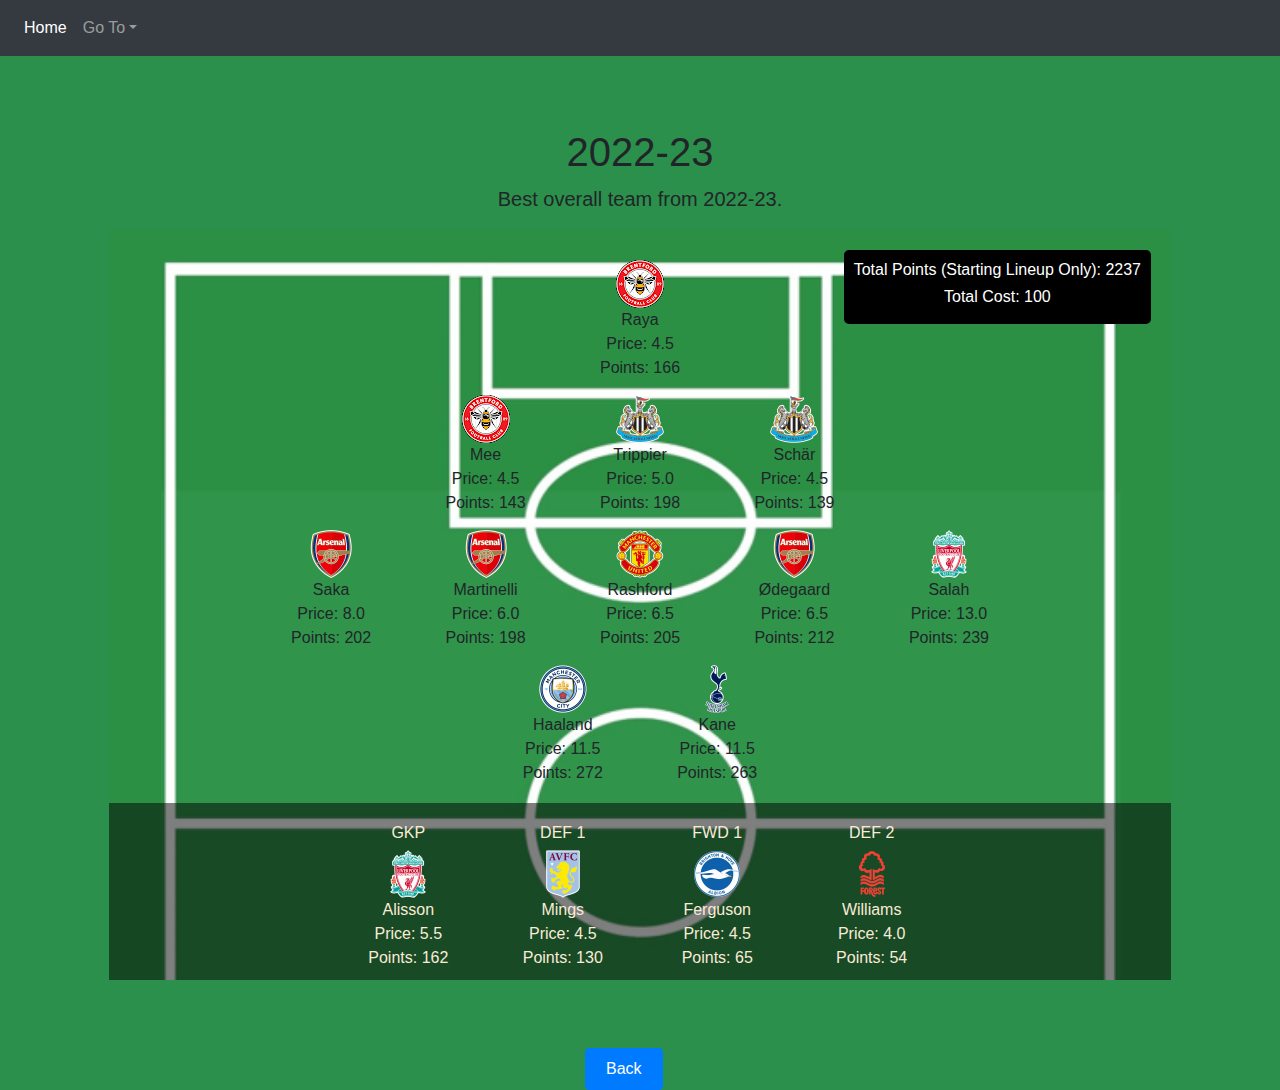
<file: website/webpages/previous teams/2022-23/index.html>
<!doctype html>
<html lang="en">
  <head>
    <meta charset="utf-8">
    <meta name="viewport" content="width=device-width, initial-scale=1, shrink-to-fit=no">
    <meta name="description" content="">
    <meta name="author" content="">

    <!-- Bootstrap core CSS -->
    <link href="../../../dist/css/bootstrap.min.css" rel="stylesheet">

    <!-- Custom styles for this template -->
    <link href="starter-template.css" rel="stylesheet">

    <style>
      /* CSS styles for the button */
      .custom-button {
          font-size: 16px; /* Change the font size */
          padding: 8px 20px; /* Change the padding (top/bottom, left/right) */
          margin-top: 20px; /* Change the top margin */
          margin-left: 500px; /* Change the left margin */
      }
    </style>
  </head>

  <body>

    <nav class="navbar navbar-expand-md navbar-dark bg-dark fixed-top">

      <div class="collapse navbar-collapse" id="navbarsExampleDefault">
        <ul class="navbar-nav mr-auto">
          <li class="nav-item active">
            <a class="nav-link" href="../../../index.html">Home <span class="sr-only">(current)</span></a>
          </li>
          <li class="nav-item dropdown">
            <a class="nav-link dropdown-toggle" href="http://example.com" id="dropdown01" data-toggle="dropdown" aria-haspopup="true" aria-expanded="false">Go To</a>
            <div class="dropdown-menu" aria-labelledby="dropdown01">
              <a class="dropdown-item" href="../../previous teams/index.html">Previous Best Team Checker</a>
              <a class="dropdown-item" href="../../transfer_recommendations/learn_more.html">Best Transfer Recommendation</a>
            </div>
          </li>
        </ul>
      </div>
    </nav>

    <main role="main" class="container">

      <div class="starter-template">
        <h1>2022-23</h1>
        <p class="lead">Best overall team from 2022-23.</p>
        <div class="pitch">
          <div class="total_points_and_price">
            <h6>Total Points (Starting Lineup Only): 2237</h6>
            <h6>Total Cost: 100</h6>
          </div>
        <div class="player goalkeeper"><img src="../../logos/BRE.png" alt="Brentford Logo"><br>Raya<br>Price: 4.5<br>Points: 166</div>
            <div class="defenders">
              <div class="player defender"><img src="../../logos/BRE.png" alt="Brentford Logo"><br>Mee<br>Price: 4.5<br>Points: 143</div>
              <div class="player defender"><img src="../../logos/NEW.png" alt="Newcastle Logo"><br>Trippier<br>Price: 5.0<br>Points: 198</div>
              <div class="player defender"><img src="../../logos/NEW.png" alt="Newcastle Logo"><br>Schär<br>Price: 4.5<br>Points: 139</div>
            </div>
            <div class = "midfielders">
              <div class="player midfielder"><img src="../../logos/ARS.png" alt="Arsenal Logo"><br>Saka<br>Price: 8.0<br>Points: 202</div>
              <div class="player midfielder"><img src="../../logos/ARS.png" alt="Arsenal Logo"><br>Martinelli<br>Price: 6.0<br>Points: 198</div>
              <div class="player midfielder"><img src="../../logos/MUN.png" alt="Manchester United Logo"><br>Rashford<br>Price: 6.5<br>Points: 205</div>
              <div class="player midfielder"><img src="../../logos/ARS.png" alt="Arsenal Logo"><br>Ødegaard<br>Price: 6.5<br>Points: 212</div>
              <div class="player midfielder"><img src="../../logos/LIV.png" alt="Liverpool Logo"><br>Salah<br>Price: 13.0<br>Points: 239</div>
            </div>
            <div class="forwards">
              <div class="player forward"><img src="../../logos/MCI.png" alt="Manchester City Logo"><br>Haaland<br>Price: 11.5<br>Points: 272</div>
              <div class="player forward"><img src="../../logos/TOT.png" alt="Tottenham Logo"><br>Kane<br>Price: 11.5<br>Points: 263</div>
            </div>
            <div class="bench">
              <div class="player"><h6>GKP</h6><img src="../../logos/LIV.png" alt="Liverpool Logo"><br>Alisson<br>Price: 5.5<br>Points: 162</div>
              <div class="player"><h6>DEF 1</h6><img src="../../logos/AVL.png" alt="Aston Villa Logo"><br>Mings<br>Price: 4.5<br>Points: 130</div>
              <div class="player"><h6>FWD 1</h6><img src="../../logos/BRI.png" alt="Brighton Logo"><br>Ferguson<br>Price: 4.5<br>Points: 65</div>
              <div class="player"><h6>DEF 2</h6><img src="../../logos/NFO.png" alt="Nottingham Forest Logo"><br>Williams<br>Price: 4.0<br>Points: 54</div>
            </div>
          </div>
        </div>
    <button class="btn btn-primary custom-button" onclick="window.history.back()">Back</button>
   <!-- Bootstrap core JavaScript
    ================================================== -->
    <!-- Placed at the end of the document so the pages load faster -->
    <script src="https://code.jquery.com/jquery-3.2.1.slim.min.js" integrity="sha384-KJ3o2DKtIkvYIK3UENzmM7KCkRr/rE9/Qpg6aAZGJwFDMVNA/GpGFF93hXpG5KkN" crossorigin="anonymous"></script>
    <script>window.jQuery || document.write('<script src="../../../assets/js/vendor/jquery-slim.min.js"><\/script>')</script>
    <script src="../../../assets/js/vendor/popper.min.js"></script>
    <script src="../../../dist/js/bootstrap.min.js"></script>
  </body>
</html>
</file>
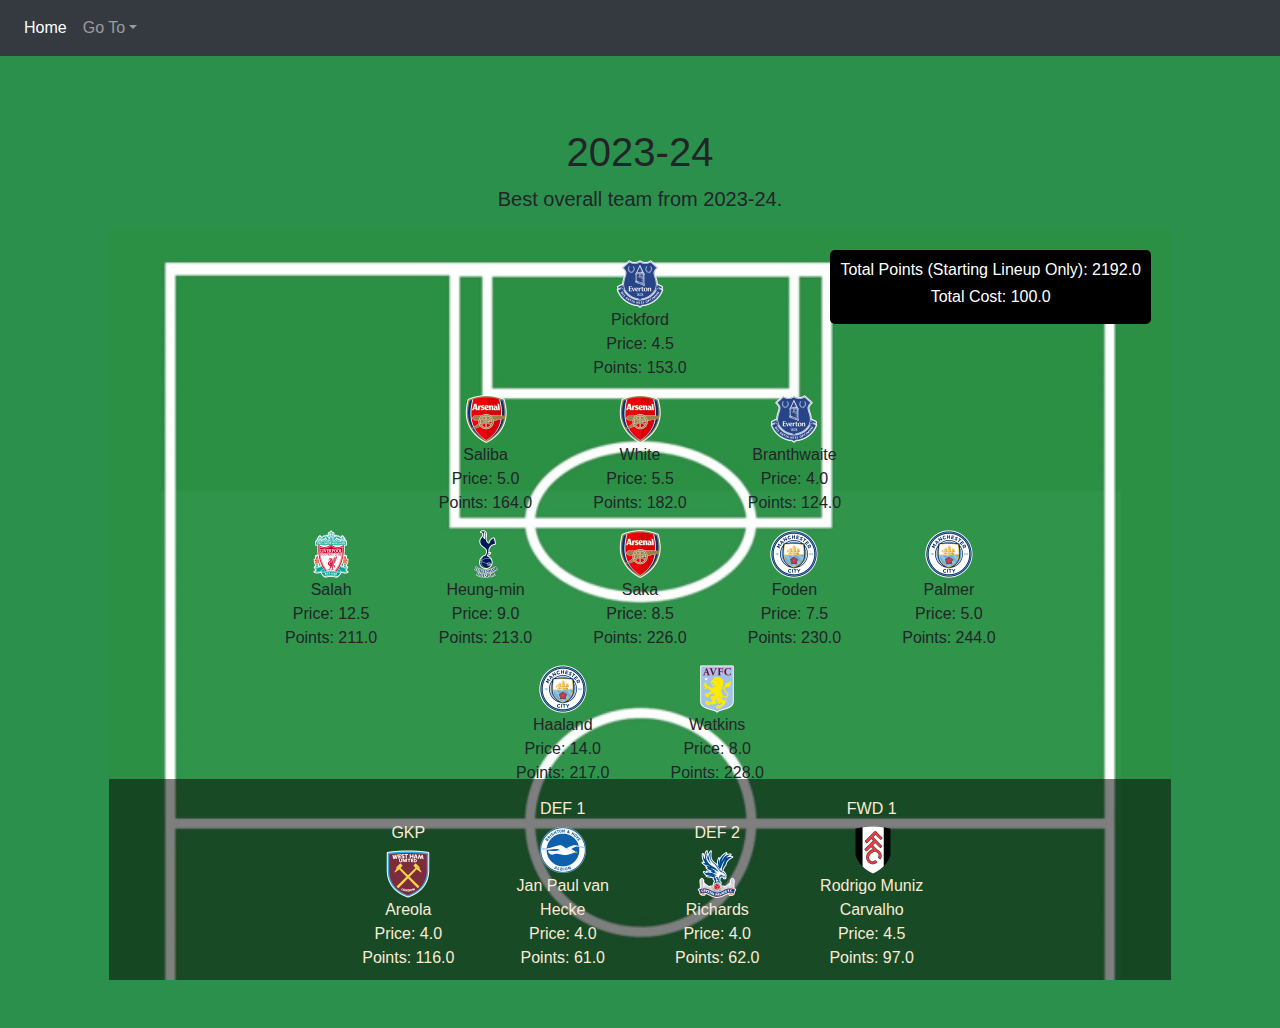
<file: website/webpages/previous teams/2023-24/index.html>
<!doctype html>
<html lang="en">
  <head>
    <meta charset="utf-8">
    <meta name="viewport" content="width=device-width, initial-scale=1, shrink-to-fit=no">
    <meta name="description" content="">
    <meta name="author" content="">

    <!-- Bootstrap core CSS -->
    <link href="../../../dist/css/bootstrap.min.css" rel="stylesheet">

    <!-- Custom styles for this template -->
    <link href="starter-template.css" rel="stylesheet">

    <style>
      /* CSS styles for the button */
      .custom-button {
          font-size: 16px; /* Change the font size */
          padding: 8px 20px; /* Change the padding (top/bottom, left/right) */
          margin-top: 20px; /* Change the top margin */
          margin-left: 500px; /* Change the left margin */
      }
    </style>
  </head>

  <body>

    <nav class="navbar navbar-expand-md navbar-dark bg-dark fixed-top">

      <div class="collapse navbar-collapse" id="navbarsExampleDefault">
        <ul class="navbar-nav mr-auto">
          <li class="nav-item active">
            <a class="nav-link" href="../../../index.html">Home <span class="sr-only">(current)</span></a>
          </li>
          <li class="nav-item dropdown">
            <a class="nav-link dropdown-toggle" href="http://example.com" id="dropdown01" data-toggle="dropdown" aria-haspopup="true" aria-expanded="false">Go To</a>
            <div class="dropdown-menu" aria-labelledby="dropdown01">
              <a class="dropdown-item" href="../../previous teams/index.html">Previous Best Team Checker</a>
              <a class="dropdown-item" href="../../transfer_recommendations/learn_more.html">Best Transfer Recommendation</a>
            </div>
          </li>
        </ul>
      </div>
    </nav>

    <main role="main" class="container">

      <div class="starter-template">
        <h1>2023-24</h1>
        <p class="lead">Best overall team from 2023-24.</p>
        <div class="pitch">
          <div class="total_points_and_price">
            <h6>Total Points (Starting Lineup Only): 2192.0</h6>
            <h6>Total Cost: 100.0</h6>
          </div>
      <div class="player goalkeeper"><img src="../../logos/EVE.png" alt="Everton Logo"><br>Pickford<br>Price: 4.5<br>Points: 153.0</div>
          <div class="defenders">
            <div class="player defender"><img src="../../logos/ARS.png" alt="Arsenal Logo"><br>Saliba<br>Price: 5.0<br>Points: 164.0</div>
            <div class="player defender"><img src="../../logos/ARS.png" alt="Arsenal Logo"><br>White<br>Price: 5.5<br>Points: 182.0</div>
            <div class="player defender"><img src="../../logos/EVE.png" alt="Everton Logo"><br>Branthwaite<br>Price: 4.0<br>Points: 124.0</div>
          </div>
          <div class="midfielders">
            <div class="player midfielder"><img src="../../logos/LIV.png" alt="Liverpool Logo"><br>Salah<br>Price: 12.5<br>Points: 211.0</div>
            <div class="player midfielder"><img src="../../logos/TOT.png" alt="Spurs Logo"><br>Heung-min<br>Price: 9.0<br>Points: 213.0</div>
            <div class="player midfielder"><img src="../../logos/ARS.png" alt="Arsenal Logo"><br>Saka<br>Price: 8.5<br>Points: 226.0</div>
            <div class="player midfielder"><img src="../../logos/MCI.png" alt="Man City Logo"><br>Foden<br>Price: 7.5<br>Points: 230.0</div>
            <div class="player midfielder"><img src="../../logos/MCI.png" alt="Man City Logo"><br>Palmer<br>Price: 5.0<br>Points: 244.0</div>
          </div>
          <div class="forwards">
            <div class="player forward"><img src="../../logos/MCI.png" alt="Man City Logo"><br>Haaland<br>Price: 14.0<br>Points: 217.0</div>
            <div class="player forward"><img src="../../logos/AVL.png" alt="Aston Villa Logo"><br>Watkins<br>Price: 8.0<br>Points: 228.0</div>
          </div>
            <div class="bench">
              <div class="player"><h6>GKP</h6><img src="../../logos/WHU.png" alt="West Ham Logo"><br>Areola<br>Price: 4.0<br>Points: 116.0</div>
              <div class="player"><h6>DEF 1</h6><img src="../../logos/BRI.png" alt="Brighton Logo"><br>Jan Paul van Hecke<br>Price: 4.0<br>Points: 61.0</div>
              <div class="player"><h6>DEF 2</h6><img src="../../logos/CRY.png" alt="Crystal Palace Logo"><br>Richards<br>Price: 4.0<br>Points: 62.0</div>
              <div class="player"><h6>FWD 1</h6><img src="../../logos/FUL.png" alt="Fulham Logo"><br>Rodrigo Muniz Carvalho<br>Price: 4.5<br>Points: 97.0</div>
            </div>
          </div>
        </div>
   <!-- Bootstrap core JavaScript
    ================================================== -->
    <!-- Placed at the end of the document so the pages load faster -->
    <script src="https://code.jquery.com/jquery-3.2.1.slim.min.js" integrity="sha384-KJ3o2DKtIkvYIK3UENzmM7KCkRr/rE9/Qpg6aAZGJwFDMVNA/GpGFF93hXpG5KkN" crossorigin="anonymous"></script>
    <script>window.jQuery || document.write('<script src="../../../assets/js/vendor/jquery-slim.min.js"><\/script>')</script>
    <script src="../../../assets/js/vendor/popper.min.js"></script>
    <script src="../../../dist/js/bootstrap.min.js"></script>
  </body>
</html>
</file>
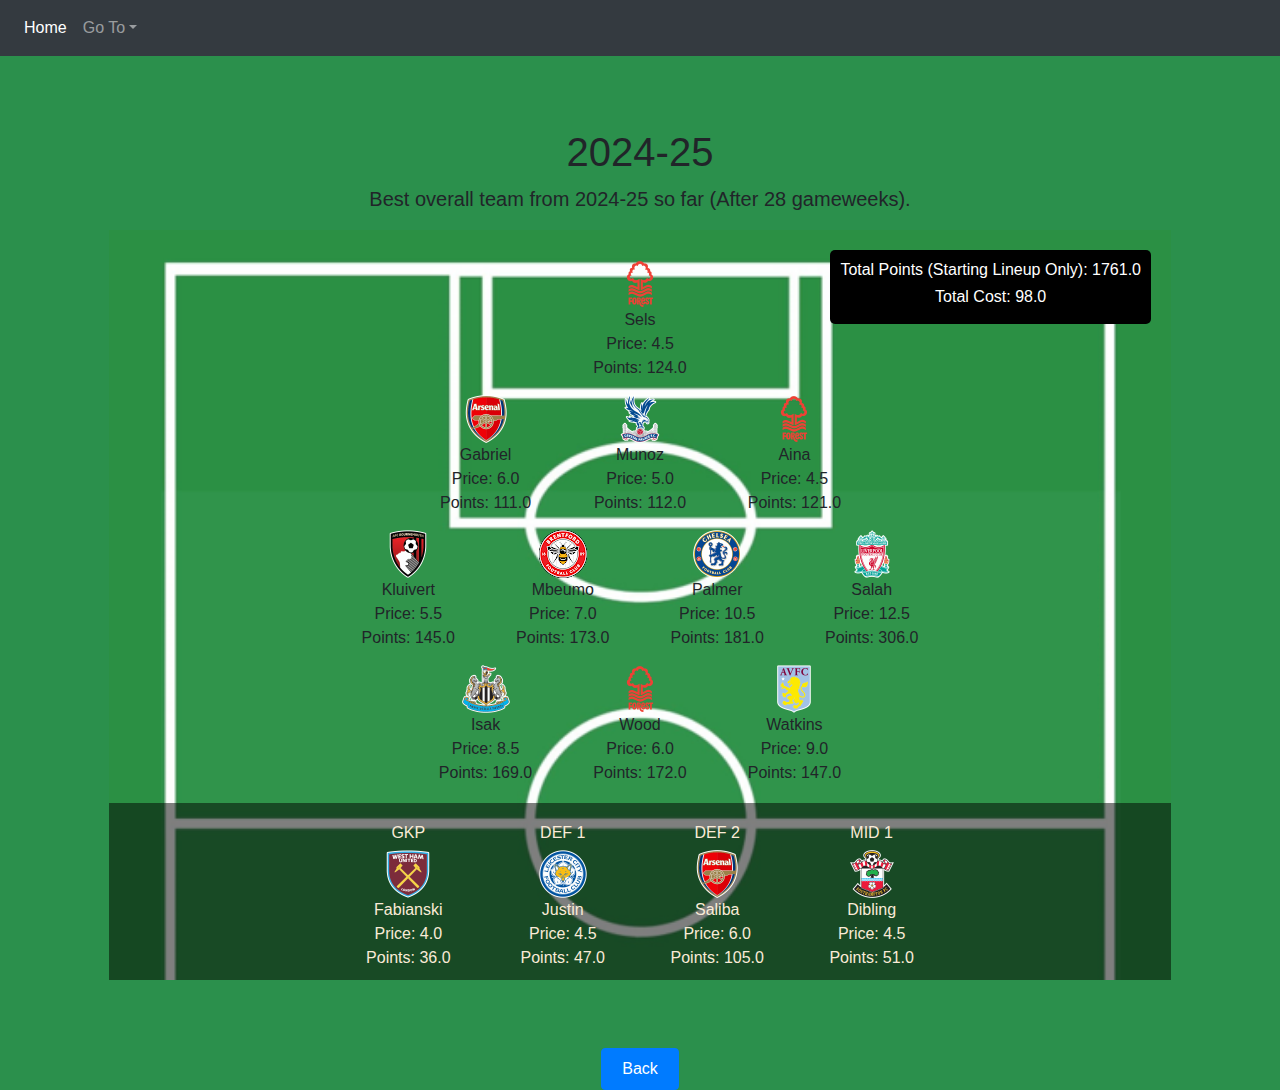
<file: website/webpages/previous teams/2024-25/index.html>
<!doctype html>
<html lang="en">
  <head>
    <meta charset="utf-8">
    <meta name="viewport" content="width=device-width, initial-scale=1, shrink-to-fit=no">
    <meta name="description" content="">
    <meta name="author" content="">

    <!-- Bootstrap core CSS -->
    <link href="../../../dist/css/bootstrap.min.css" rel="stylesheet">

    <!-- Custom styles for this template -->
    <link href="starter-template.css" rel="stylesheet">
  </head>

  <body>

    <nav class="navbar navbar-expand-md navbar-dark bg-dark fixed-top">

      <div class="collapse navbar-collapse" id="navbarsExampleDefault">
        <ul class="navbar-nav mr-auto">
          <li class="nav-item active">
            <a class="nav-link" href="../../../index.html">Home <span class="sr-only">(current)</span></a>
          </li>
          <li class="nav-item dropdown">
            <a class="nav-link dropdown-toggle" href="http://example.com" id="dropdown01" data-toggle="dropdown" aria-haspopup="true" aria-expanded="false">Go To</a>
            <div class="dropdown-menu" aria-labelledby="dropdown01">
              <a class="dropdown-item" href="../../previous teams/index.html">Previous Best Team Checker</a>
              <a class="dropdown-item" href="../../transfer_recommendations/learn_more.html">Best Transfer Recommendation</a>
            </div>
          </li>
        </ul>
      </div>
    </nav>

    <main role="main" class="container">

      <div class="starter-template">
        <h1>2024-25</h1>
        <p class="lead">Best overall team from 2024-25 so far (After 28 gameweeks).</p>
        <div class="pitch">
          <div class="total_points_and_price">
            <h6>Total Points (Starting Lineup Only): 1761.0</h6>
            <h6>Total Cost: 98.0</h6>
          </div>
<div class="player goalkeeper"><img src="../../logos/NFO.png" alt="Nott'm Forest Logo"><br>Sels<br>Price: 4.5<br>Points: 124.0</div>
<div class="defenders">
<div class="player defender"><img src="../../logos/ARS.png" alt="Arsenal Logo"><br>Gabriel<br>Price: 6.0<br>Points: 111.0</div>
<div class="player defender"><img src="../../logos/CRY.png" alt="Crystal Palace Logo"><br>Munoz<br>Price: 5.0<br>Points: 112.0</div>
<div class="player defender"><img src="../../logos/NFO.png" alt="Nott'm Forest Logo"><br>Aina<br>Price: 4.5<br>Points: 121.0</div>
</div>
<div class="midfielders">
<div class="player midfielder"><img src="../../logos/BOU.png" alt="Bournemouth Logo"><br>Kluivert<br>Price: 5.5<br>Points: 145.0</div>
<div class="player midfielder"><img src="../../logos/BRE.png" alt="Brentford Logo"><br>Mbeumo<br>Price: 7.0<br>Points: 173.0</div>
<div class="player midfielder"><img src="../../logos/CHE.png" alt="Chelsea Logo"><br>Palmer<br>Price: 10.5<br>Points: 181.0</div>
<div class="player midfielder"><img src="../../logos/LIV.png" alt="Liverpool Logo"><br>Salah<br>Price: 12.5<br>Points: 306.0</div>
</div>
<div class="forwards">
<div class="player forward"><img src="../../logos/NEW.png" alt="Newcastle Logo"><br>Isak<br>Price: 8.5<br>Points: 169.0</div>
<div class="player forward"><img src="../../logos/NFO.png" alt="Nott'm Forest Logo"><br>Wood<br>Price: 6.0<br>Points: 172.0</div>
<div class="player forward"><img src="../../logos/AVL.png" alt="Aston Villa Logo"><br>Watkins<br>Price: 9.0<br>Points: 147.0</div>
</div>
              <div class="bench">
                <div class="player"><h6>GKP</h6><img src="../../logos/WHU.png" alt="West Ham Logo"><br>Fabianski<br>Price: 4.0<br>Points: 36.0</div>
                <div class="player"><h6>DEF 1</h6><img src="../../logos/LEI.png" alt="Leicester Logo"><br>Justin<br>Price: 4.5<br>Points: 47.0</div>
                <div class="player"><h6>DEF 2</h6><img src="../../logos/ARS.png" alt="Arsenal Logo"><br>Saliba<br>Price: 6.0<br>Points: 105.0</div>
                <div class="player"><h6>MID 1</h6><img src="../../logos/SOU.png" alt="Southampton Logo"><br>Dibling<br>Price: 4.5<br>Points: 51.0</div>
              </div>
            </div>
      </div>
      <button class="btn btn-primary custom-button" onclick="window.history.back()">Back</button>
    </main><!-- /.container -->

    <!-- Bootstrap core JavaScript
    ================================================== -->
    <!-- Placed at the end of the document so the pages load faster -->
    <script src="https://code.jquery.com/jquery-3.2.1.slim.min.js" integrity="sha384-KJ3o2DKtIkvYIK3UENzmM7KCkRr/rE9/Qpg6aAZGJwFDMVNA/GpGFF93hXpG5KkN" crossorigin="anonymous"></script>
    <script>window.jQuery || document.write('<script src="../../../assets/js/vendor/jquery-slim.min.js"><\/script>')</script>
    <script src="../../../assets/js/vendor/popper.min.js"></script>
    <script src="../../../dist/js/bootstrap.min.js"></script>
  </body>
</html>
</file>
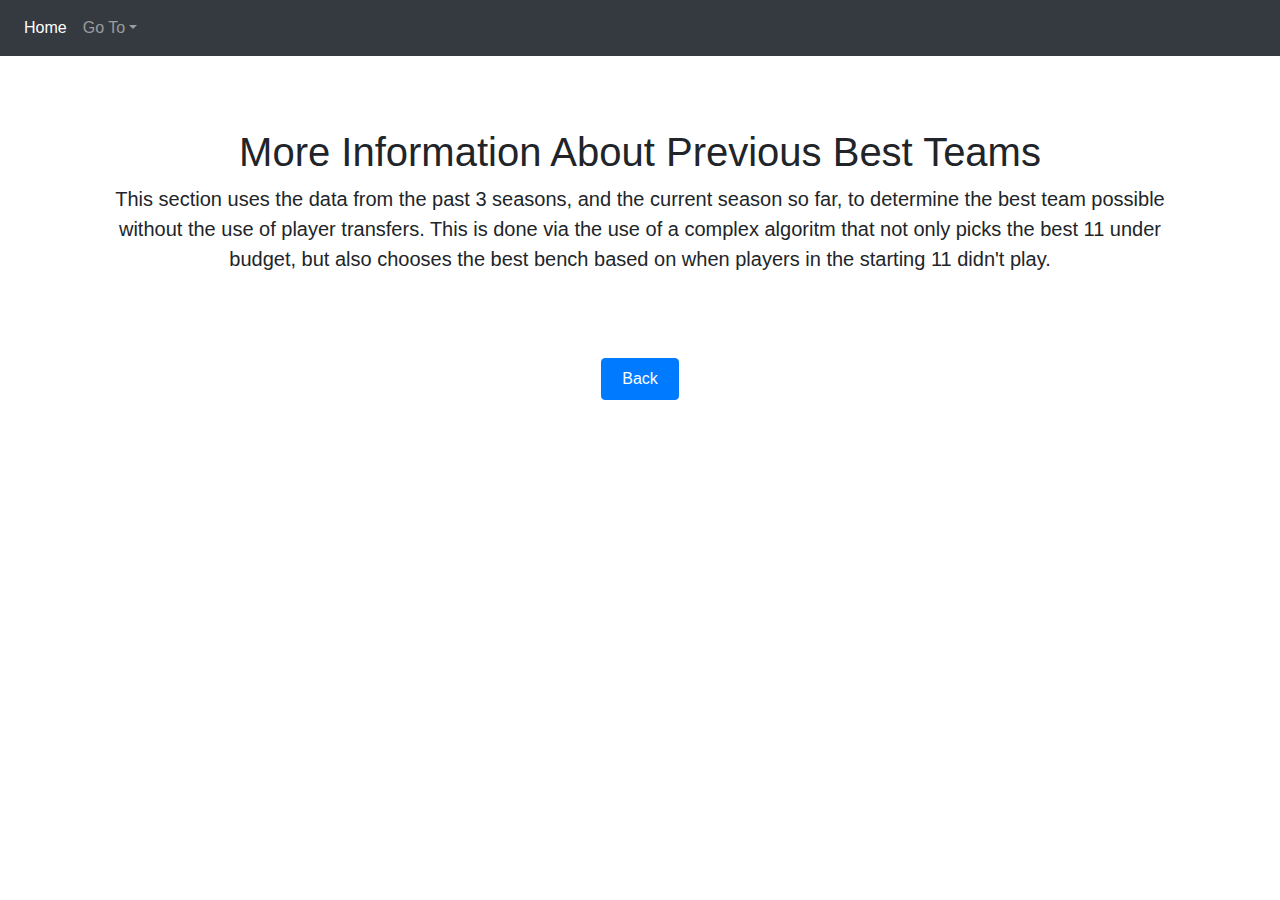
<file: website/webpages/previous teams/learn_more.html>
<!doctype html>
<html lang="en">
  <head>
    <meta charset="utf-8">
    <meta name="viewport" content="width=device-width, initial-scale=1, shrink-to-fit=no">
    <meta name="description" content="">
    <meta name="author" content="">

    <!-- Bootstrap core CSS -->
    <link href="../../dist/css/bootstrap.min.css" rel="stylesheet">

    <!-- Custom styles for this template -->
    <link href="learn_more.css" rel="stylesheet">
  </head>

  <body>

    <nav class="navbar navbar-expand-md navbar-dark bg-dark fixed-top">

      <div class="collapse navbar-collapse" id="navbarsExampleDefault">
        <ul class="navbar-nav mr-auto">
          <li class="nav-item active">
            <a class="nav-link" href="../../index.html">Home <span class="sr-only">(current)</span></a>
          </li>
          <li class="nav-item dropdown">
            <a class="nav-link dropdown-toggle" href="http://example.com" id="dropdown01" data-toggle="dropdown" aria-haspopup="true" aria-expanded="false">Go To</a>
            <div class="dropdown-menu" aria-labelledby="dropdown01">
              <a class="dropdown-item" href="../previous teams/index.html">Previous Best Team Checker</a>
              <a class="dropdown-item" href="../transfer_recommendations/learn_more.html">Best Transfer Recommendations</a>
            </div>
          </li>
        </ul>
      </div>
    </nav>

    <main role="main" class="container">

      <div class="starter-template">
        <h1>More Information About Previous Best Teams</h1>
        <p class="lead">This section uses the data from the past 3 seasons, and the current season so far, to determine the best team possible without the use of player transfers. This is done via the use of a complex algoritm that not only picks the best 11 under budget, but also chooses the best bench based on when players in the starting 11 didn't play.</p>
      </div>
    
      <button class="btn btn-primary custom-button" onclick="window.history.back()">Back</button>
    </main><!-- /.container -->

    <!-- Bootstrap core JavaScript
    ================================================== -->
    <!-- Placed at the end of the document so the pages load faster -->
    <script src="https://code.jquery.com/jquery-3.2.1.slim.min.js" integrity="sha384-KJ3o2DKtIkvYIK3UENzmM7KCkRr/rE9/Qpg6aAZGJwFDMVNA/GpGFF93hXpG5KkN" crossorigin="anonymous"></script>
    <script>window.jQuery || document.write('<script src="../../assets/js/vendor/jquery-slim.min.js"><\/script>')</script>
    <script src="../../assets/js/vendor/popper.min.js"></script>
    <script src="../../dist/js/bootstrap.min.js"></script>
  </body>
</html>
</file>
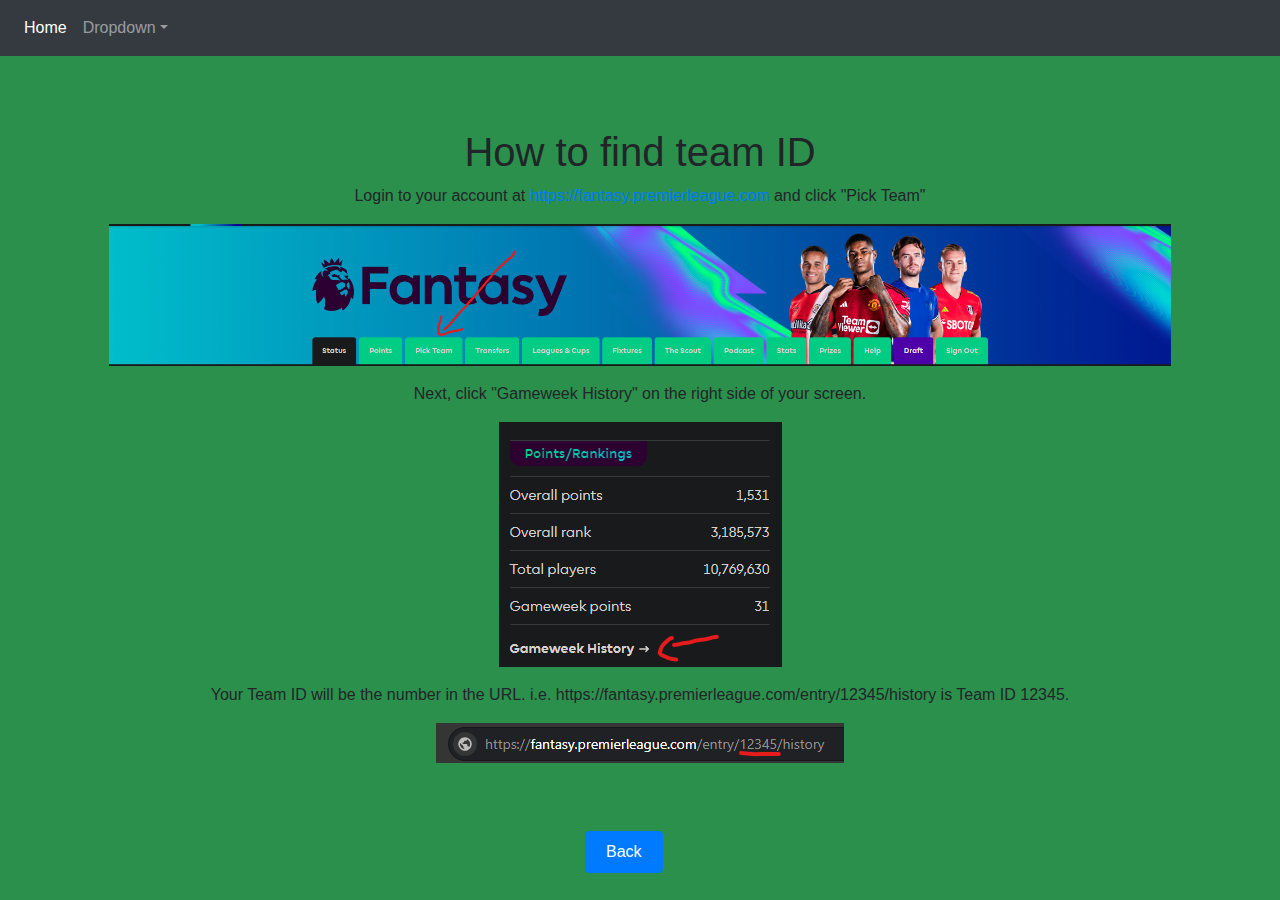
<file: website/webpages/transfer_recommendations/find_id.html>
<!doctype html>
<html lang="en">
  <head>
    <meta charset="utf-8">
    <meta name="viewport" content="width=device-width, initial-scale=1, shrink-to-fit=no">
    <meta name="description" content="">
    <meta name="author" content="">

    <!-- Bootstrap core CSS -->
    <link href="../../dist/css/bootstrap.min.css" rel="stylesheet">

    <!-- Custom styles for this template -->
    <link href="starter-template.css" rel="stylesheet">
    <title>Button Example</title>
    <style>
        /* CSS styles for the button */
        .custom-button {
            font-size: 16px; /* Change the font size */
            padding: 8px 20px; /* Change the padding (top/bottom, left/right) */
            margin-top: 20px; /* Change the top margin */
            margin-left: 500px; /* Change the left margin */
        }
    </style>
  </head>

  <body>

    <nav class="navbar navbar-expand-md navbar-dark bg-dark fixed-top">

      <div class="collapse navbar-collapse" id="navbarsExampleDefault">
        <ul class="navbar-nav mr-auto">
          <li class="nav-item active">
            <a class="nav-link" href="../index/index.html">Home <span class="sr-only">(current)</span></a>
          </li>
          <li class="nav-item dropdown">
            <a class="nav-link dropdown-toggle" href="http://example.com" id="dropdown01" data-toggle="dropdown" aria-haspopup="true" aria-expanded="false">Dropdown</a>
            <div class="dropdown-menu" aria-labelledby="dropdown01">
              <a class="dropdown-item" href="#">Action</a>
              <a class="dropdown-item" href="#">Another action</a>
              <a class="dropdown-item" href="#">Something else here</a>
            </div>
          </li>
        </ul>
      </div>
    </nav>

    <main role="main" class="container">

      <div class="starter-template">
        <h1>How to find team ID</h1>
        <p>
            Login to your account at <a target="_blank" href="https://fantasy.premierleague.com">https://fantasy.premierleague.com</a>
            and click "Pick Team"
        </p>
        <img src="pick_team.png" alt="Pick Team" class="img-fluid"> <!-- Image source: https://fantasy.premierleague.com/ -->
        <p class="mt-3 mb-3">
            Next, click "Gameweek History" on the right side of your screen.
        </p>
        <img src="gameweek_history.png" alt="Gameweek History" class="img-fluid"> <!-- Image source: https://fantasy.premierleague.com/ -->
        <p class="mt-3 mb-3">
            Your Team ID will be the number in the URL.
            i.e. https://fantasy.premierleague.com/entry/12345/history is Team ID 12345.
        </p>
        <img src="url with team num.png" alt="URL with Team Number" class="img-fluid"> <!-- Image source: https://fantasy.premierleague.com/ -->
      </div>

      <button class="btn btn-primary custom-button" onclick="window.history.back()">Back</button>

    </main><!-- /.container -->

    <!-- Bootstrap core JavaScript
    ================================================== -->
    <!-- Placed at the end of the document so the pages load faster -->
    <script src="https://code.jquery.com/jquery-3.2.1.slim.min.js" integrity="sha384-KJ3o2DKtIkvYIK3UENzmM7KCkRr/rE9/Qpg6aAZGJwFDMVNA/GpGFF93hXpG5KkN" crossorigin="anonymous"></script>
    <script>window.jQuery || document.write('<script src="../../assets/js/vendor/jquery-slim.min.js"><\/script>')</script>
    <script src="../../assets/js/vendor/popper.min.js"></script>
    <script src="../../dist/js/bootstrap.min.js"></script>
  </body>
</html>
</file>
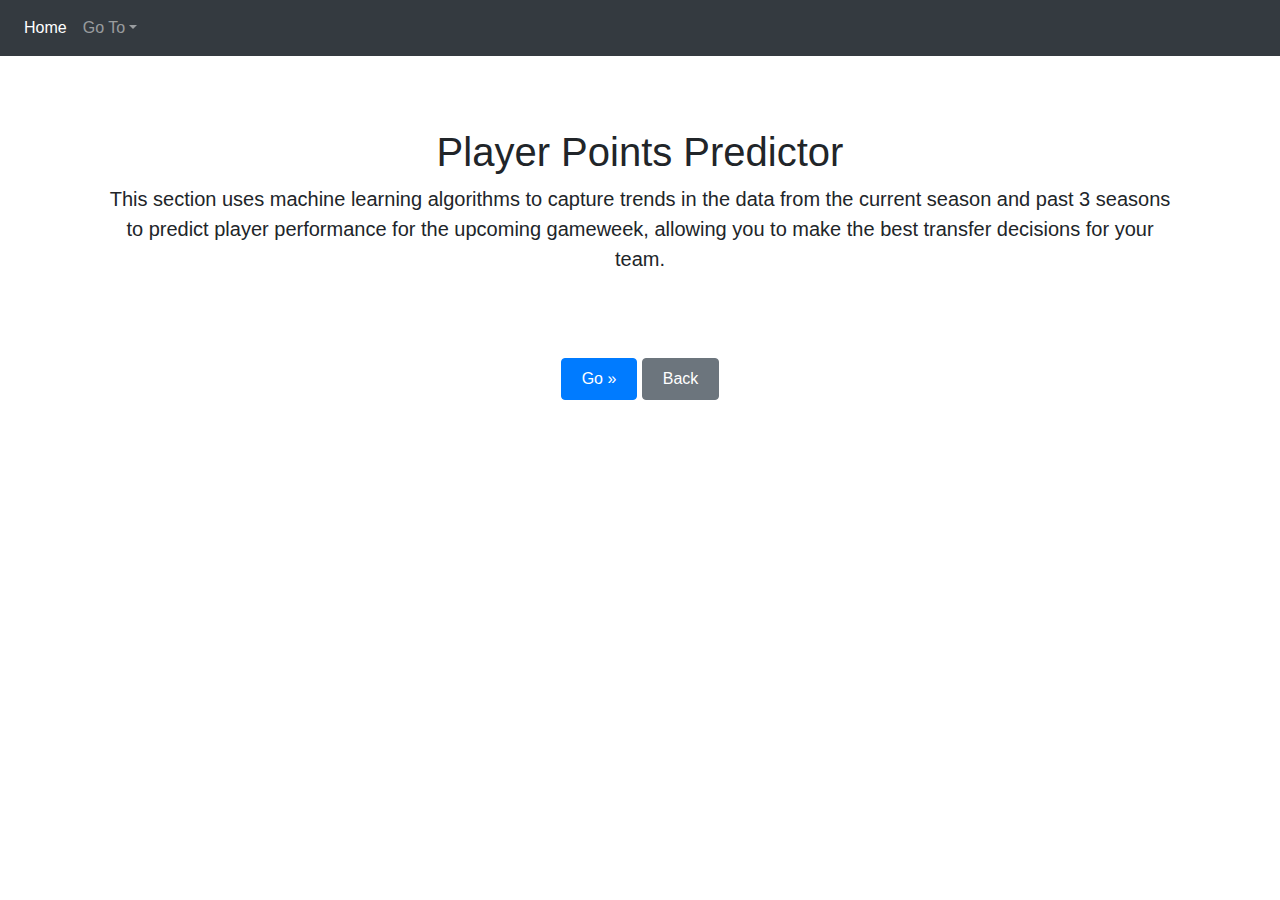
<file: website/webpages/transfer_recommendations/learn_more.html>
<!doctype html>
<html lang="en">
  <head>
    <meta charset="utf-8">
    <meta name="viewport" content="width=device-width, initial-scale=1, shrink-to-fit=no">
    <meta name="description" content="">
    <meta name="author" content="">

    <!-- Bootstrap core CSS -->
    <link href="../../dist/css/bootstrap.min.css" rel="stylesheet">

    <!-- Custom styles for this template -->
    <link href="learn_more.css" rel="stylesheet">
  </head>

  <body>

    <nav class="navbar navbar-expand-md navbar-dark bg-dark fixed-top">

      <div class="collapse navbar-collapse" id="navbarsExampleDefault">
        <ul class="navbar-nav mr-auto">
          <li class="nav-item active">
            <a class="nav-link" href="../../index.html">Home <span class="sr-only">(current)</span></a>
          </li>
          <li class="nav-item dropdown">
            <a class="nav-link dropdown-toggle" href="http://example.com" id="dropdown01" data-toggle="dropdown" aria-haspopup="true" aria-expanded="false">Go To</a>
            <div class="dropdown-menu" aria-labelledby="dropdown01">
              <a class="dropdown-item" href="../previous teams/index.html">Previous Best Team Checker</a>
            </div>
          </li>
        </ul>
      </div>
    </nav>

    <main role="main" class="container">

      <div class="starter-template">
        <h1>Player Points Predictor</h1>
        <p class="lead">This section uses machine learning algorithms to capture trends in the data from the current season and past 3 seasons to predict player performance for the upcoming gameweek, allowing you to make the best transfer decisions for your team.</p>
      </div>
      <div class="button-container">
        <a class="btn btn-primary custom-button" href="index.html" role="button">Go &raquo;</a>
        <button class="btn btn-secondary custom-button" onclick="window.history.back()">Back</button>
    </main><!-- /.container -->

    <!-- Bootstrap core JavaScript
    ================================================== -->
    <!-- Placed at the end of the document so the pages load faster -->
    <script src="https://code.jquery.com/jquery-3.2.1.slim.min.js" integrity="sha384-KJ3o2DKtIkvYIK3UENzmM7KCkRr/rE9/Qpg6aAZGJwFDMVNA/GpGFF93hXpG5KkN" crossorigin="anonymous"></script>
    <script>window.jQuery || document.write('<script src="../../assets/js/vendor/jquery-slim.min.js"><\/script>')</script>
    <script src="../../assets/js/vendor/popper.min.js"></script>
    <script src="../../dist/js/bootstrap.min.js"></script>
  </body>
</html>
</file>
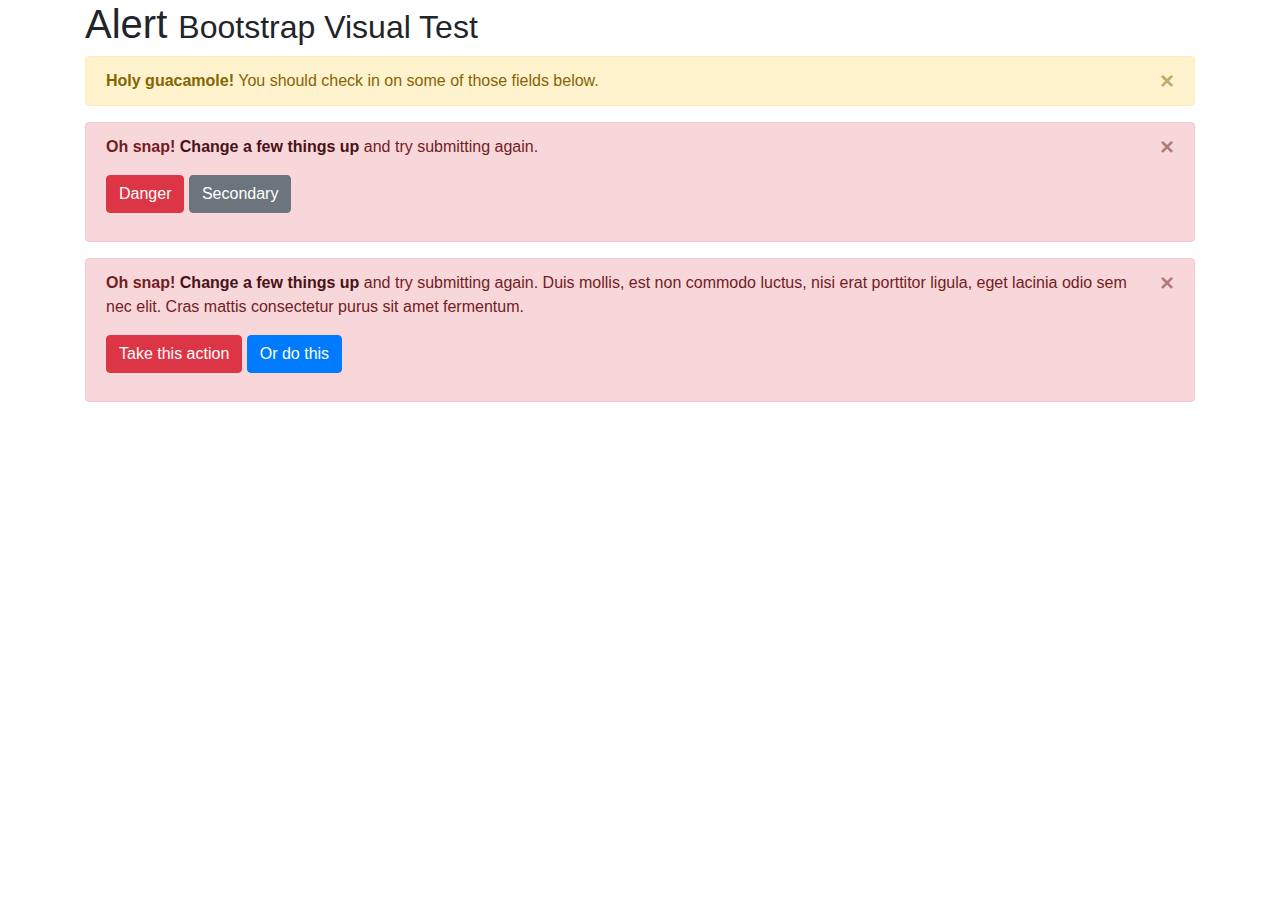
<file: website/js/tests/visual/alert.html>
<!doctype html>
<html lang="en">
  <head>
    <meta charset="utf-8">
    <meta name="viewport" content="width=device-width, initial-scale=1, shrink-to-fit=no">
    <link rel="stylesheet" href="../../../dist/css/bootstrap.min.css">
    <title>Alert</title>
  </head>
  <body>
    <div class="container">
      <h1>Alert <small>Bootstrap Visual Test</small></h1>

      <div class="alert alert-warning alert-dismissible fade show" role="alert">
        <button type="button" class="close" data-dismiss="alert" aria-label="Close">
          <span aria-hidden="true">&times;</span>
        </button>
        <strong>Holy guacamole!</strong> You should check in on some of those fields below.
      </div>

      <div class="alert alert-danger alert-dismissible fade show" role="alert">
        <button type="button" class="close" data-dismiss="alert" aria-label="Close">
          <span aria-hidden="true">&times;</span>
        </button>
        <p>
          <strong>Oh snap!</strong> <a href="#" class="alert-link">Change a few things up</a> and try submitting again.
        </p>
        <p>
          <button type="button" class="btn btn-danger">Danger</button>
          <button type="button" class="btn btn-secondary">Secondary</button>
        </p>
      </div>

      <div class="alert alert-danger alert-dismissible fade show" role="alert">
        <button type="button" class="close" data-dismiss="alert" aria-label="Close">
          <span aria-hidden="true">&times;</span>
        </button>
        <p>
          <strong>Oh snap!</strong> <a href="#" class="alert-link">Change a few things up</a> and try submitting again. Duis mollis, est non commodo luctus, nisi erat porttitor ligula, eget lacinia odio sem nec elit. Cras mattis consectetur purus sit amet fermentum.
        </p>
        <p>
          <button type="button" class="btn btn-danger">Take this action</button>
          <button type="button" class="btn btn-primary">Or do this</button>
        </p>
      </div>
    </div>

    <script src="../../../assets/js/vendor/jquery-slim.min.js"></script>
    <script src="../../dist/util.js"></script>
    <script src="../../dist/alert.js"></script>
  </body>
</html>
</file>
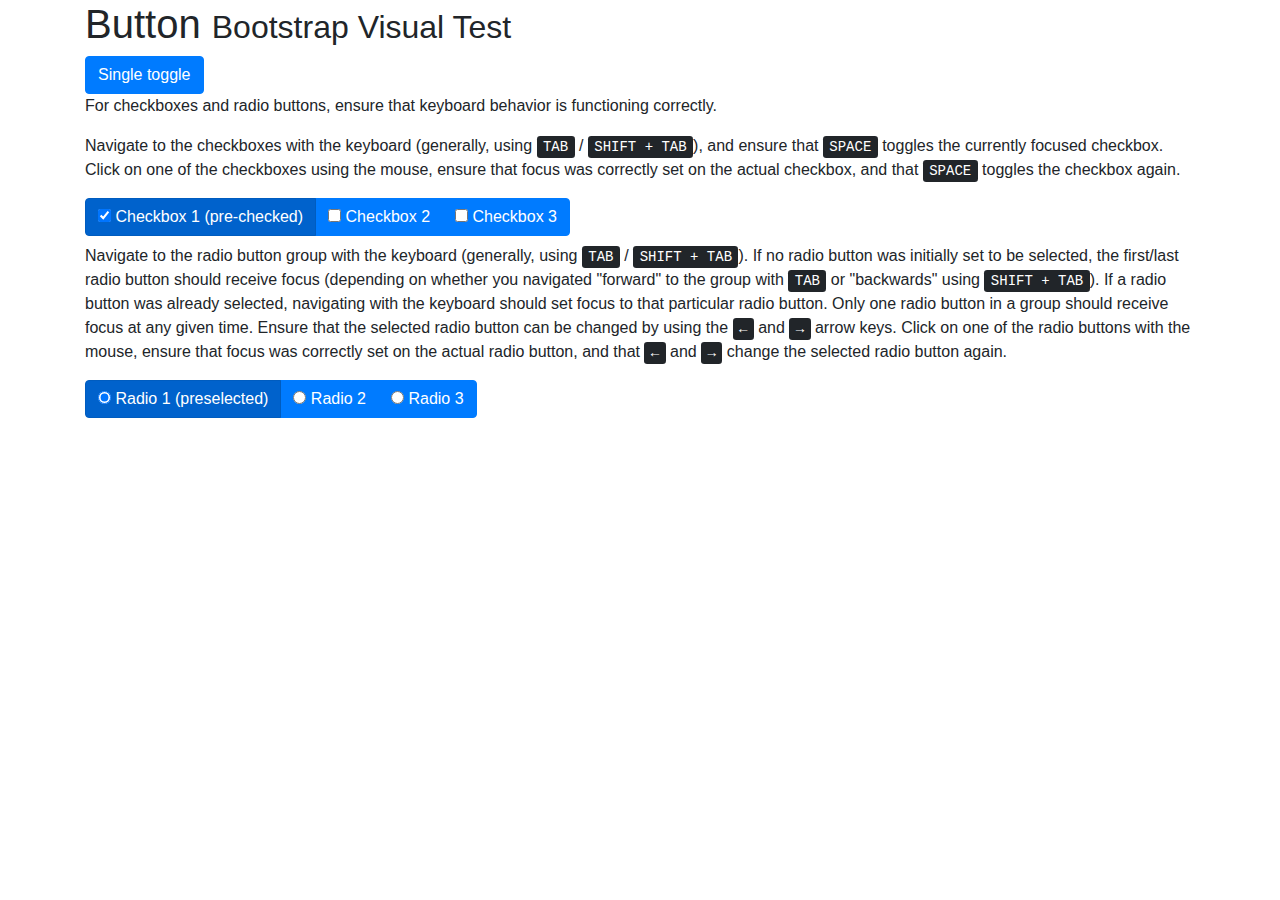
<file: website/js/tests/visual/button.html>
<!doctype html>
<html lang="en">
  <head>
    <meta charset="utf-8">
    <meta name="viewport" content="width=device-width, initial-scale=1, shrink-to-fit=no">
    <link rel="stylesheet" href="../../../dist/css/bootstrap.min.css">
    <title>Button</title>
  </head>
  <body>
    <div class="container">
      <h1>Button <small>Bootstrap Visual Test</small></h1>

      <button type="button" class="btn btn-primary" data-toggle="button" aria-pressed="false" autocomplete="off">
        Single toggle
      </button>

      <p>For checkboxes and radio buttons, ensure that keyboard behavior is functioning correctly.</p>
      <p>Navigate to the checkboxes with the keyboard (generally, using <kbd>TAB</kbd> / <kbd>SHIFT + TAB</kbd>), and ensure that <kbd>SPACE</kbd> toggles the currently focused checkbox. Click on one of the checkboxes using the mouse, ensure that focus was correctly set on the actual checkbox, and that <kbd>SPACE</kbd> toggles the checkbox again.</p>

      <div class="btn-group" data-toggle="buttons">
        <label class="btn btn-primary active">
          <input type="checkbox" checked autocomplete="off"> Checkbox 1 (pre-checked)
        </label>
        <label class="btn btn-primary">
          <input type="checkbox" autocomplete="off"> Checkbox 2
        </label>
        <label class="btn btn-primary">
          <input type="checkbox" autocomplete="off"> Checkbox 3
        </label>
      </div>

      <p>Navigate to the radio button group with the keyboard (generally, using <kbd>TAB</kbd> / <kbd>SHIFT + TAB</kbd>). If no radio button was initially set to be selected, the first/last radio button should receive focus (depending on whether you navigated "forward" to the group with <kbd>TAB</kbd> or "backwards" using <kbd>SHIFT + TAB</kbd>). If a radio button was already selected, navigating with the keyboard should set focus to that particular radio button. Only one radio button in a group should receive focus at any given time.  Ensure that the selected radio button can be changed by using the <kbd>←</kbd> and <kbd>→</kbd> arrow keys. Click on one of the radio buttons with the mouse,  ensure that focus was correctly set on the actual radio button, and that <kbd>←</kbd> and <kbd>→</kbd> change the selected radio button again.</p>

      <div class="btn-group" data-toggle="buttons">
        <label class="btn btn-primary active">
          <input type="radio" name="options" id="option1" autocomplete="off" checked> Radio 1 (preselected)
        </label>
        <label class="btn btn-primary">
          <input type="radio" name="options" id="option2" autocomplete="off"> Radio 2
        </label>
        <label class="btn btn-primary">
          <input type="radio" name="options" id="option3" autocomplete="off"> Radio 3
        </label>
      </div>
    </div>

    <script src="../../../assets/js/vendor/jquery-slim.min.js"></script>
    <script src="../../dist/util.js"></script>
    <script src="../../dist/button.js"></script>
  </body>
</html>
</file>
<file: website/index.css>
:root {
  --jumbotron-padding-y: 3rem;
}

.jumbotron {
  padding-top: var(--jumbotron-padding-y);
  padding-bottom: var(--jumbotron-padding-y);
  margin-bottom: 0;
  background-color: #fff;
}
@media (min-width: 768px) {
  .jumbotron {
    padding-top: calc(var(--jumbotron-padding-y) * 2);
    padding-bottom: calc(var(--jumbotron-padding-y) * 2);
  }
}

.jumbotron p:last-child {
  margin-bottom: 0;
}

.jumbotron-heading {
  font-weight: 300;
}

.jumbotron .container {
  max-width: 40rem;
}

footer {
  padding-top: 3rem;
  padding-bottom: 3rem;
}

footer p {
  margin-bottom: .25rem;
}

.box-shadow { box-shadow: 0 .25rem .75rem rgba(0, 0, 0, .05); }
</file>
<file: website/webpages/previous teams/jumbotron.css>
/* Move down content because we have a fixed navbar that is 3.5rem tall */
body {
  padding-top: 3.5rem;
}
</file>
<file: website/webpages/transfer_recommendations/starter-template.css>
body {
  padding-top: 5rem;
  background-color: #2b904c; /* Set the background color to a light gray */
}
.starter-template {
  padding: 3rem 1.5rem;
  text-align: center;
}
.custom-button {
  font-size: 16px;
  padding: 8px 20px; /* Change the padding (top/bottom, left/right) */
  margin-top: 20px; /* Change the top margin */
  margin-left: auto; /* Center the button horizontally */
  margin-right: auto; /* Center the button horizontally */
  display: block; /* Ensure the button is displayed as a block element */
}

/* CSS styles for the pitch */
.pitch {
  background-image: url('../pitch.png');
  background-size: cover; /* Scale the background image to cover the entire container */
  background-position: center; /* Center the background image */
  height: 750px; /* Set a fixed height for the pitch */
  width: 100%; /* Set the width of the pitch */
  margin: 0 auto; /* Center the pitch horizontally */
  text-align: center; /* Center the text inside the pitch */
  padding-top: 20px; /* Add padding to the top of the pitch */
  position: relative; /* Set position to relative for absolute positioning */
}

.bench { background-color: rgba(0, 0, 0, 0.5); position: absolute; bottom: 0; left: 0; right: 0; padding: 10px; color: antiquewhite;}

/* CSS styles for the player information */
.player {
  justify-self:first baseline;
  height: 105px; /* Set a fixed height for the player element */
  width: 150px; /* Set a fixed width for the player element */
  display: inline-block; /* Display the players in a row */
  justify-content: center; /* Align the content horizontally */
  align-items: center; /* Align the content vertically */
  padding: 10px;
  margin-bottom: 30px; /* Add margin between players */
}

.total_points_and_price {
  position: absolute;
    top: 20px; /* Adjust top position as needed */
    right: 20px; /* Adjust right position as needed */
    background-color: #000; /* Background color */
    color: #fff; /* Text color */
    padding: 10px; /* Padding around the text */
    border-radius: 5px; /* Border radius */
}

.player-info {
  display: flex; /* Use flexbox for layout *  align-items: center; /* Center the elements horizontally */
  color: white; /* Set text color to white */
position:relative;}

.player-info img {
  margin-left: 10%;
  height: 50px;
  width: 50px;
}
.player-info p {
  margin-left: 15px; /* Add margin to the left of the text */
}

.container2 {
  text-align: center;
  color: white;
}
</file>
<file: website/webpages/previous teams/2020-21/starter-template.css>
body {
  padding-top: 5rem;
}
.starter-template {
  padding: 3rem 1.5rem;
  text-align: center;
}
.custom-button {
  font-size: 16px;
  padding: 8px 20px; /* Change the padding (top/bottom, left/right) */
  margin-top: 20px; /* Change the top margin */
  margin-left: auto; /* Center the button horizontally */
  margin-right: auto; /* Center the button horizontally */
  display: block; /* Ensure the button is displayed as a block element */
}

/* CSS styles for the pitch */
.pitch {
  background-image: url('../../pitch.png');
  background-size: cover; /* Scale the background image to cover the entire container */
  background-position: center; /* Center the background image */
  height: 750px; /* Set a fixed height for the pitch */
  width: 100%; /* Set the width of the pitch */
  margin: 0 auto; /* Center the pitch horizontally */
  text-align: center; /* Center the text inside the pitch */
  padding-top: 20px; /* Add padding to the top of the pitch */
  position: relative; /* Set position to relative for absolute positioning */
}

.bench { background-color: rgba(0, 0, 0, 0.5); position: absolute; bottom: 0; left: 0; right: 0; padding: 10px; color: antiquewhite;}

/* CSS styles for the player information */
.player {
  justify-self:first baseline;
  height: 105px; /* Set a fixed height for the player element */
  width: 150px; /* Set a fixed width for the player element */
  display: inline-block; /* Display the players in a row */
  justify-content: center; /* Align the content horizontally */
  align-items: center; /* Align the content vertically */
  padding: 10px;
  margin-bottom: 30px; /* Add margin between players */
}

.total_points_and_price {
  position: absolute;
    top: 20px; /* Adjust top position as needed */
    right: 20px; /* Adjust right position as needed */
    background-color: #000; /* Background color */
    color: #fff; /* Text color */
    padding: 10px; /* Padding around the text */
    border-radius: 5px; /* Border radius */
}
</file>
<file: website/webpages/previous teams/2021-22/starter-template.css>
body {
  padding-top: 5rem;
}
.starter-template {
  padding: 3rem 1.5rem;
  text-align: center;
}
.custom-button {
  font-size: 16px;
  padding: 8px 20px; /* Change the padding (top/bottom, left/right) */
  margin-top: 20px; /* Change the top margin */
  margin-left: auto; /* Center the button horizontally */
  margin-right: auto; /* Center the button horizontally */
  display: block; /* Ensure the button is displayed as a block element */
}

/* CSS styles for the pitch */
.pitch {
  background-image: url('../../pitch.png');
  background-size: cover; /* Scale the background image to cover the entire container */
  background-position: center; /* Center the background image */
  height: 750px; /* Set a fixed height for the pitch */
  width: 100%; /* Set the width of the pitch */
  margin: 0 auto; /* Center the pitch horizontally */
  text-align: center; /* Center the text inside the pitch */
  padding-top: 20px; /* Add padding to the top of the pitch */
  position: relative; /* Set position to relative for absolute positioning */
}

.bench { background-color: rgba(0, 0, 0, 0.5); position: absolute; bottom: 0; left: 0; right: 0; padding: 10px; color: antiquewhite;}

/* CSS styles for the player information */
.player {
  justify-self:first baseline;
  height: 105px; /* Set a fixed height for the player element */
  width: 150px; /* Set a fixed width for the player element */
  display: inline-block; /* Display the players in a row */
  justify-content: center; /* Align the content horizontally */
  align-items: center; /* Align the content vertically */
  padding: 10px;
  margin-bottom: 30px; /* Add margin between players */
}

.total_points_and_price {
  position: absolute;
    top: 20px; /* Adjust top position as needed */
    right: 20px; /* Adjust right position as needed */
    background-color: #000; /* Background color */
    color: #fff; /* Text color */
    padding: 10px; /* Padding around the text */
    border-radius: 5px; /* Border radius */
}
</file>
<file: website/webpages/previous teams/2022-23/starter-template.css>
body {
  padding-top: 5rem;
  background-color: #2b904c; /* Set the background color to a light gray */
}
.starter-template {
  padding: 3rem 1.5rem;
  text-align: center;
}
.custom-button {
  font-size: 16px;
  padding: 8px 20px; /* Change the padding (top/bottom, left/right) */
  margin-top: 20px; /* Change the top margin */
  margin-left: auto; /* Center the button horizontally */
  margin-right: auto; /* Center the button horizontally */
  display: block; /* Ensure the button is displayed as a block element */
}

/* CSS styles for the pitch */
.pitch {
  background-image: url('../../pitch.png');
  background-size: cover; /* Scale the background image to cover the entire container */
  background-position: center; /* Center the background image */
  height: 750px; /* Set a fixed height for the pitch */
  width: 100%; /* Set the width of the pitch */
  margin: 0 auto; /* Center the pitch horizontally */
  text-align: center; /* Center the text inside the pitch */
  padding-top: 20px; /* Add padding to the top of the pitch */
  position: relative; /* Set position to relative for absolute positioning */
}

.bench { background-color: rgba(0, 0, 0, 0.5); position: absolute; bottom: 0; left: 0; right: 0; padding: 10px; color: antiquewhite;}

/* CSS styles for the player information */
.player {
  justify-self:first baseline;
  height: 105px; /* Set a fixed height for the player element */
  width: 150px; /* Set a fixed width for the player element */
  display: inline-block; /* Display the players in a row */
  justify-content: center; /* Align the content horizontally */
  align-items: center; /* Align the content vertically */
  padding: 10px;
  margin-bottom: 30px; /* Add margin between players */
}

.total_points_and_price {
  position: absolute;
    top: 20px; /* Adjust top position as needed */
    right: 20px; /* Adjust right position as needed */
    background-color: #000; /* Background color */
    color: #fff; /* Text color */
    padding: 10px; /* Padding around the text */
    border-radius: 5px; /* Border radius */
}
</file>
<file: website/webpages/previous teams/2023-24/starter-template.css>
body {
  padding-top: 5rem;
  background-color: #2b904c; /* Set the background color to a light gray */
}
.starter-template {
  padding: 3rem 1.5rem;
  text-align: center;
}
.custom-button {
  font-size: 16px;
  padding: 8px 20px; /* Change the padding (top/bottom, left/right) */
  margin-top: 20px; /* Change the top margin */
  margin-left: auto; /* Center the button horizontally */
  margin-right: auto; /* Center the button horizontally */
  display: block; /* Ensure the button is displayed as a block element */
}

/* CSS styles for the pitch */
.pitch {
  background-image: url('../../pitch.png');
  background-size: cover; /* Scale the background image to cover the entire container */
  background-position: center; /* Center the background image */
  height: 750px; /* Set a fixed height for the pitch */
  width: 100%; /* Set the width of the pitch */
  margin: 0 auto; /* Center the pitch horizontally */
  text-align: center; /* Center the text inside the pitch */
  padding-top: 20px; /* Add padding to the top of the pitch */
  position: relative; /* Set position to relative for absolute positioning */
}

.bench { background-color: rgba(0, 0, 0, 0.5); position: absolute; bottom: 0; left: 0; right: 0; padding: 10px; color: antiquewhite;}

/* CSS styles for the player information */
.player {
  justify-self:first baseline;
  height: 105px; /* Set a fixed height for the player element */
  width: 150px; /* Set a fixed width for the player element */
  display: inline-block; /* Display the players in a row */
  justify-content: center; /* Align the content horizontally */
  align-items: center; /* Align the content vertically */
  padding: 10px;
  margin-bottom: 30px; /* Add margin between players */
}

.total_points_and_price {
  position: absolute;
    top: 20px; /* Adjust top position as needed */
    right: 20px; /* Adjust right position as needed */
    background-color: #000; /* Background color */
    color: #fff; /* Text color */
    padding: 10px; /* Padding around the text */
    border-radius: 5px; /* Border radius */
}
</file>
<file: website/webpages/previous teams/2024-25/starter-template.css>
body {
  padding-top: 5rem;
  background-color: #2b904c; /* Set the background color to a light gray */
}
.starter-template {
  padding: 3rem 1.5rem;
  text-align: center;
}
.custom-button {
  font-size: 16px;
  padding: 8px 20px; /* Change the padding (top/bottom, left/right) */
  margin-top: 20px; /* Change the top margin */
  margin-left: auto; /* Center the button horizontally */
  margin-right: auto; /* Center the button horizontally */
  display: block; /* Ensure the button is displayed as a block element */
}

/* CSS styles for the pitch */
.pitch {
  background-image: url('../../pitch.png');
  background-size: cover; /* Scale the background image to cover the entire container */
  background-position: center; /* Center the background image */
  height: 750px; /* Set a fixed height for the pitch */
  width: 100%; /* Set the width of the pitch */
  margin: 0 auto; /* Center the pitch horizontally */
  text-align: center; /* Center the text inside the pitch */
  padding-top: 20px; /* Add padding to the top of the pitch */
  position: relative; /* Set position to relative for absolute positioning */
}

.bench { background-color: rgba(0, 0, 0, 0.5); position: absolute; bottom: 0; left: 0; right: 0; padding: 10px; color: antiquewhite;}

/* CSS styles for the player information */
.player {
  justify-self:first baseline;
  height: 105px; /* Set a fixed height for the player element */
  width: 150px; /* Set a fixed width for the player element */
  display: inline-block; /* Display the players in a row */
  justify-content: center; /* Align the content horizontally */
  align-items: center; /* Align the content vertically */
  padding: 10px;
  margin-bottom: 30px; /* Add margin between players */
}

.total_points_and_price {
  position: absolute;
    top: 20px; /* Adjust top position as needed */
    right: 20px; /* Adjust right position as needed */
    background-color: #000; /* Background color */
    color: #fff; /* Text color */
    padding: 10px; /* Padding around the text */
    border-radius: 5px; /* Border radius */
}
</file>
<file: website/webpages/previous teams/learn_more.css>
body {
  padding-top: 5rem;
}
.starter-template {
  padding: 3rem 1.5rem;
  text-align: center;
}

.custom-button {
  font-size: 16px;
  padding: 8px 20px; /* Change the padding (top/bottom, left/right) */
  margin-top: 20px; /* Change the top margin */
  margin-left: auto; /* Center the button horizontally */
  margin-right: auto; /* Center the button horizontally */
  display: block; /* Ensure the button is displayed as a block element */
}
</file>
<file: website/webpages/transfer_recommendations/learn_more.css>
body {
  padding-top: 5rem;
}
.starter-template {
  padding: 3rem 1.5rem;
  text-align: center;
}

.button-container {
  text-align: center;
}

.custom-button {
  font-size: 16px;
  padding: 8px 20px; /* Change the padding (top/bottom, left/right) */
  margin-top: 20px; /* Change the top margin */
  margin-left: auto; /* Center the button horizontally */
  margin-right: auto; /* Center the button horizontally */
  display: inline-block; /* Ensure the button is displayed as a block element */
}
</file>
<file: website/js/tests/vendor/qunit.css>
/*!
 * QUnit 2.4.1
 * https://qunitjs.com/
 *
 * Copyright jQuery Foundation and other contributors
 * Released under the MIT license
 * https://jquery.org/license
 *
 * Date: 2017-10-22T05:12Z
 */

/** Font Family and Sizes */

#qunit-tests, #qunit-header, #qunit-banner, #qunit-testrunner-toolbar, #qunit-filteredTest, #qunit-userAgent, #qunit-testresult {
	font-family: "Helvetica Neue Light", "HelveticaNeue-Light", "Helvetica Neue", Calibri, Helvetica, Arial, sans-serif;
}

#qunit-testrunner-toolbar, #qunit-filteredTest, #qunit-userAgent, #qunit-testresult, #qunit-tests li { font-size: small; }
#qunit-tests { font-size: smaller; }


/** Resets */

#qunit-tests, #qunit-header, #qunit-banner, #qunit-filteredTest, #qunit-userAgent, #qunit-testresult, #qunit-modulefilter {
	margin: 0;
	padding: 0;
}


/** Header (excluding toolbar) */

#qunit-header {
	padding: 0.5em 0 0.5em 1em;

	color: #8699A4;
	background-color: #0D3349;

	font-size: 1.5em;
	line-height: 1em;
	font-weight: 400;

	border-radius: 5px 5px 0 0;
}

#qunit-header a {
	text-decoration: none;
	color: #C2CCD1;
}

#qunit-header a:hover,
#qunit-header a:focus {
	color: #FFF;
}

#qunit-banner {
	height: 5px;
}

#qunit-filteredTest {
	padding: 0.5em 1em 0.5em 1em;
	color: #366097;
	background-color: #F4FF77;
}

#qunit-userAgent {
	padding: 0.5em 1em 0.5em 1em;
	color: #FFF;
	background-color: #2B81AF;
	text-shadow: rgba(0, 0, 0, 0.5) 2px 2px 1px;
}


/** Toolbar */

#qunit-testrunner-toolbar {
	padding: 0.5em 1em 0.5em 1em;
	color: #5E740B;
	background-color: #EEE;
}

#qunit-testrunner-toolbar .clearfix {
	height: 0;
	clear: both;
}

#qunit-testrunner-toolbar label {
	display: inline-block;
}

#qunit-testrunner-toolbar input[type=checkbox],
#qunit-testrunner-toolbar input[type=radio] {
	margin: 3px;
	vertical-align: -2px;
}

#qunit-testrunner-toolbar input[type=text] {
	box-sizing: border-box;
	height: 1.6em;
}

.qunit-url-config,
.qunit-filter,
#qunit-modulefilter {
	display: inline-block;
	line-height: 2.1em;
}

.qunit-filter,
#qunit-modulefilter {
	float: right;
	position: relative;
	margin-left: 1em;
}

.qunit-url-config label {
	margin-right: 0.5em;
}

#qunit-modulefilter-search {
	box-sizing: border-box;
	width: 400px;
}

#qunit-modulefilter-search-container:after {
	position: absolute;
	right: 0.3em;
	content: "\25bc";
	color: black;
}

#qunit-modulefilter-dropdown {
	/* align with #qunit-modulefilter-search */
	box-sizing: border-box;
	width: 400px;
	position: absolute;
	right: 0;
	top: 50%;
	margin-top: 0.8em;

	border: 1px solid #D3D3D3;
	border-top: none;
	border-radius: 0 0 .25em .25em;
	color: #000;
	background-color: #F5F5F5;
	z-index: 99;
}

#qunit-modulefilter-dropdown a {
	color: inherit;
	text-decoration: none;
}

#qunit-modulefilter-dropdown .clickable.checked {
	font-weight: bold;
	color: #000;
	background-color: #D2E0E6;
}

#qunit-modulefilter-dropdown .clickable:hover {
	color: #FFF;
	background-color: #0D3349;
}

#qunit-modulefilter-actions {
	display: block;
	overflow: auto;

	/* align with #qunit-modulefilter-dropdown-list */
	font: smaller/1.5em sans-serif;
}

#qunit-modulefilter-dropdown #qunit-modulefilter-actions > * {
	box-sizing: border-box;
	max-height: 2.8em;
	display: block;
	padding: 0.4em;
}

#qunit-modulefilter-dropdown #qunit-modulefilter-actions > button {
	float: right;
	font: inherit;
}

#qunit-modulefilter-dropdown #qunit-modulefilter-actions > :last-child {
	/* insert padding to align with checkbox margins */
	padding-left: 3px;
}

#qunit-modulefilter-dropdown-list {
	max-height: 200px;
	overflow-y: auto;
	margin: 0;
	border-top: 2px groove threedhighlight;
	padding: 0.4em 0 0;
	font: smaller/1.5em sans-serif;
}

#qunit-modulefilter-dropdown-list li {
	white-space: nowrap;
	overflow: hidden;
	text-overflow: ellipsis;
}

#qunit-modulefilter-dropdown-list .clickable {
	display: block;
	padding-left: 0.15em;
}


/** Tests: Pass/Fail */

#qunit-tests {
	list-style-position: inside;
}

#qunit-tests li {
	padding: 0.4em 1em 0.4em 1em;
	border-bottom: 1px solid #FFF;
	list-style-position: inside;
}

#qunit-tests > li {
	display: none;
}

#qunit-tests li.running,
#qunit-tests li.pass,
#qunit-tests li.fail,
#qunit-tests li.skipped,
#qunit-tests li.aborted {
	display: list-item;
}

#qunit-tests.hidepass {
	position: relative;
}

#qunit-tests.hidepass li.running,
#qunit-tests.hidepass li.pass:not(.todo) {
	visibility: hidden;
	position: absolute;
	width:   0;
	height:  0;
	padding: 0;
	border:  0;
	margin:  0;
}

#qunit-tests li strong {
	cursor: pointer;
}

#qunit-tests li.skipped strong {
	cursor: default;
}

#qunit-tests li a {
	padding: 0.5em;
	color: #C2CCD1;
	text-decoration: none;
}

#qunit-tests li p a {
	padding: 0.25em;
	color: #6B6464;
}
#qunit-tests li a:hover,
#qunit-tests li a:focus {
	color: #000;
}

#qunit-tests li .runtime {
	float: right;
	font-size: smaller;
}

.qunit-assert-list {
	margin-top: 0.5em;
	padding: 0.5em;

	background-color: #FFF;

	border-radius: 5px;
}

.qunit-source {
	margin: 0.6em 0 0.3em;
}

.qunit-collapsed {
	display: none;
}

#qunit-tests table {
	border-collapse: collapse;
	margin-top: 0.2em;
}

#qunit-tests th {
	text-align: right;
	vertical-align: top;
	padding: 0 0.5em 0 0;
}

#qunit-tests td {
	vertical-align: top;
}

#qunit-tests pre {
	margin: 0;
	white-space: pre-wrap;
	word-wrap: break-word;
}

#qunit-tests del {
	color: #374E0C;
	background-color: #E0F2BE;
	text-decoration: none;
}

#qunit-tests ins {
	color: #500;
	background-color: #FFCACA;
	text-decoration: none;
}

/*** Test Counts */

#qunit-tests b.counts                       { color: #000; }
#qunit-tests b.passed                       { color: #5E740B; }
#qunit-tests b.failed                       { color: #710909; }

#qunit-tests li li {
	padding: 5px;
	background-color: #FFF;
	border-bottom: none;
	list-style-position: inside;
}

/*** Passing Styles */

#qunit-tests li li.pass {
	color: #3C510C;
	background-color: #FFF;
	border-left: 10px solid #C6E746;
}

#qunit-tests .pass                          { color: #528CE0; background-color: #D2E0E6; }
#qunit-tests .pass .test-name               { color: #366097; }

#qunit-tests .pass .test-actual,
#qunit-tests .pass .test-expected           { color: #999; }

#qunit-banner.qunit-pass                    { background-color: #C6E746; }

/*** Failing Styles */

#qunit-tests li li.fail {
	color: #710909;
	background-color: #FFF;
	border-left: 10px solid #EE5757;
	white-space: pre;
}

#qunit-tests > li:last-child {
	border-radius: 0 0 5px 5px;
}

#qunit-tests .fail                          { color: #000; background-color: #EE5757; }
#qunit-tests .fail .test-name,
#qunit-tests .fail .module-name             { color: #000; }

#qunit-tests .fail .test-actual             { color: #EE5757; }
#qunit-tests .fail .test-expected           { color: #008000; }

#qunit-banner.qunit-fail                    { background-color: #EE5757; }


/*** Aborted tests */
#qunit-tests .aborted { color: #000; background-color: orange; }
/*** Skipped tests */

#qunit-tests .skipped {
	background-color: #EBECE9;
}

#qunit-tests .qunit-todo-label,
#qunit-tests .qunit-skipped-label {
	background-color: #F4FF77;
	display: inline-block;
	font-style: normal;
	color: #366097;
	line-height: 1.8em;
	padding: 0 0.5em;
	margin: -0.4em 0.4em -0.4em 0;
}

#qunit-tests .qunit-todo-label {
	background-color: #EEE;
}

/** Result */

#qunit-testresult {
	color: #2B81AF;
	background-color: #D2E0E6;

	border-bottom: 1px solid #FFF;
}
#qunit-testresult .clearfix {
	height: 0;
	clear: both;
}
#qunit-testresult .module-name {
	font-weight: 700;
}
#qunit-testresult-display {
	padding: 0.5em 1em 0.5em 1em;
	width: 85%;
	float:left;
}
#qunit-testresult-controls {
	padding: 0.5em 1em 0.5em 1em;
  width: 10%;
	float:left;
}

/** Fixture */

#qunit-fixture {
	position: absolute;
	top: -10000px;
	left: -10000px;
	width: 1000px;
	height: 1000px;
}
</file>
